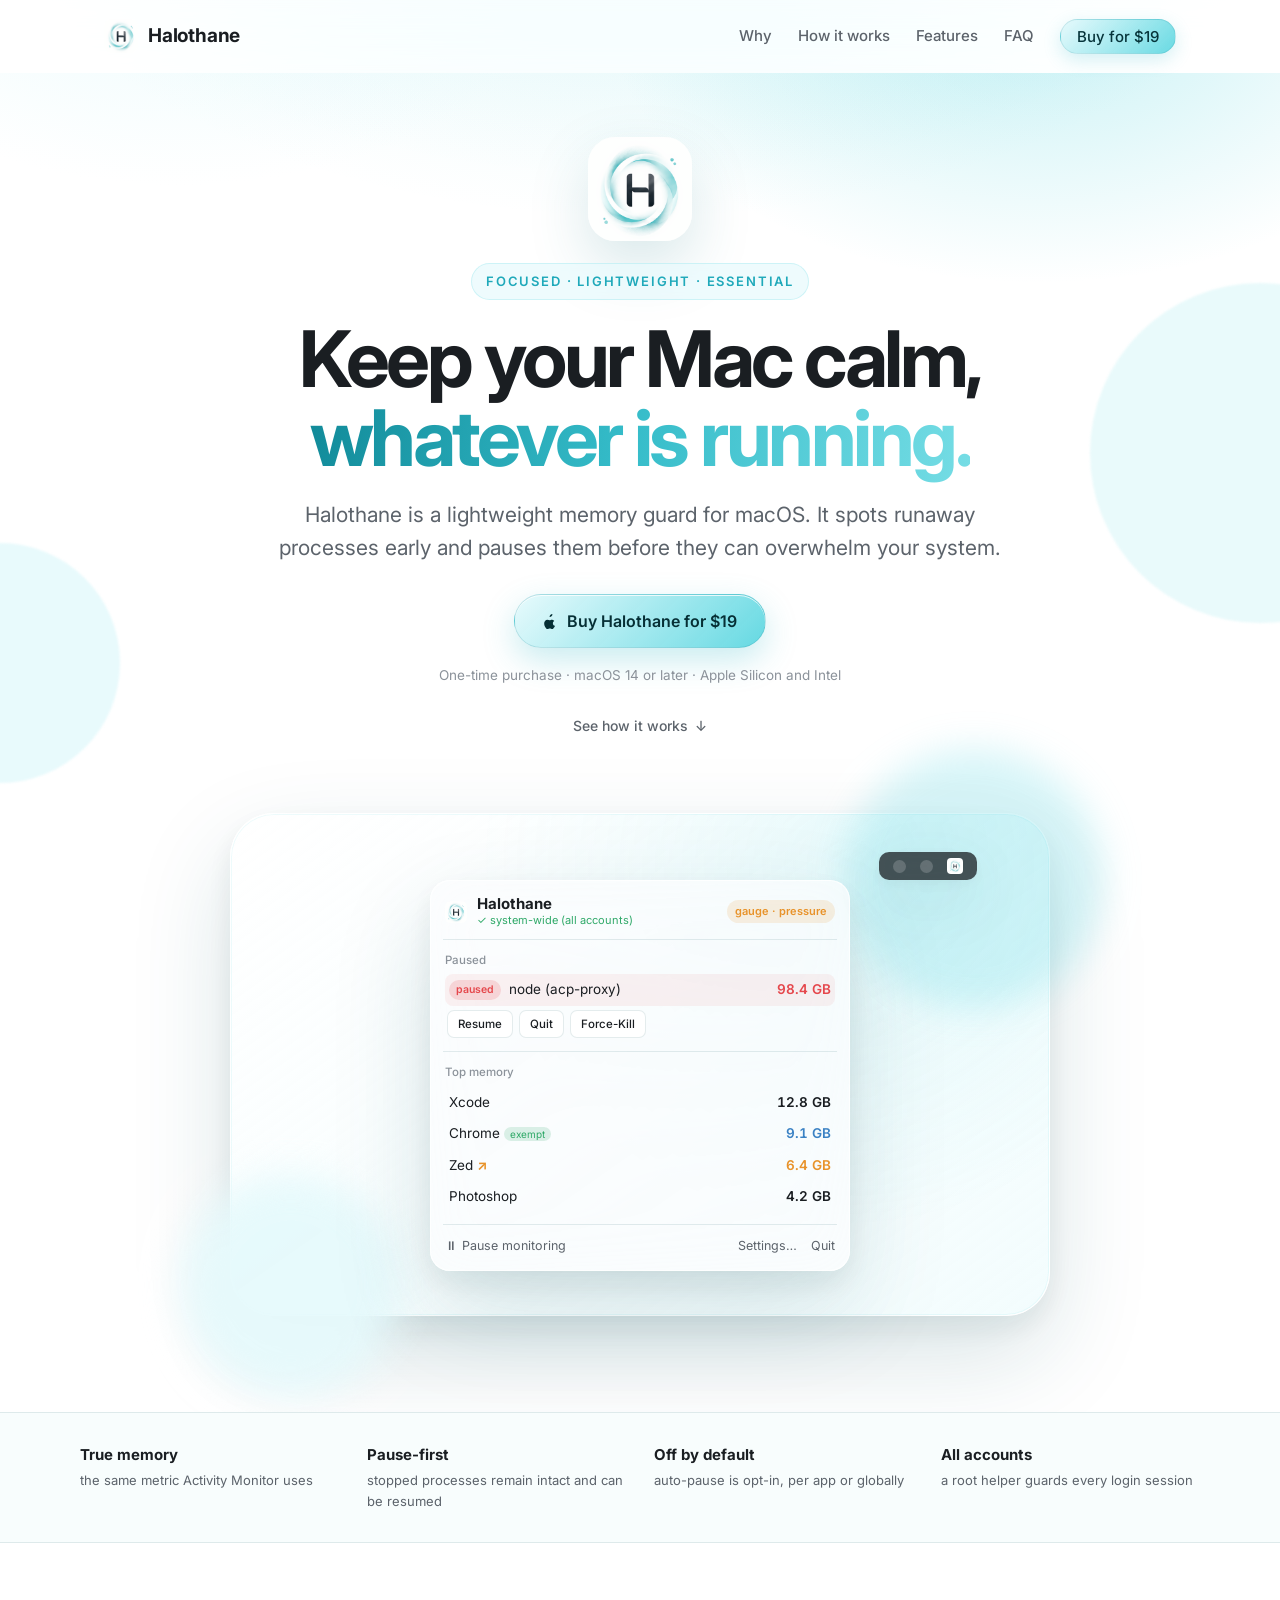
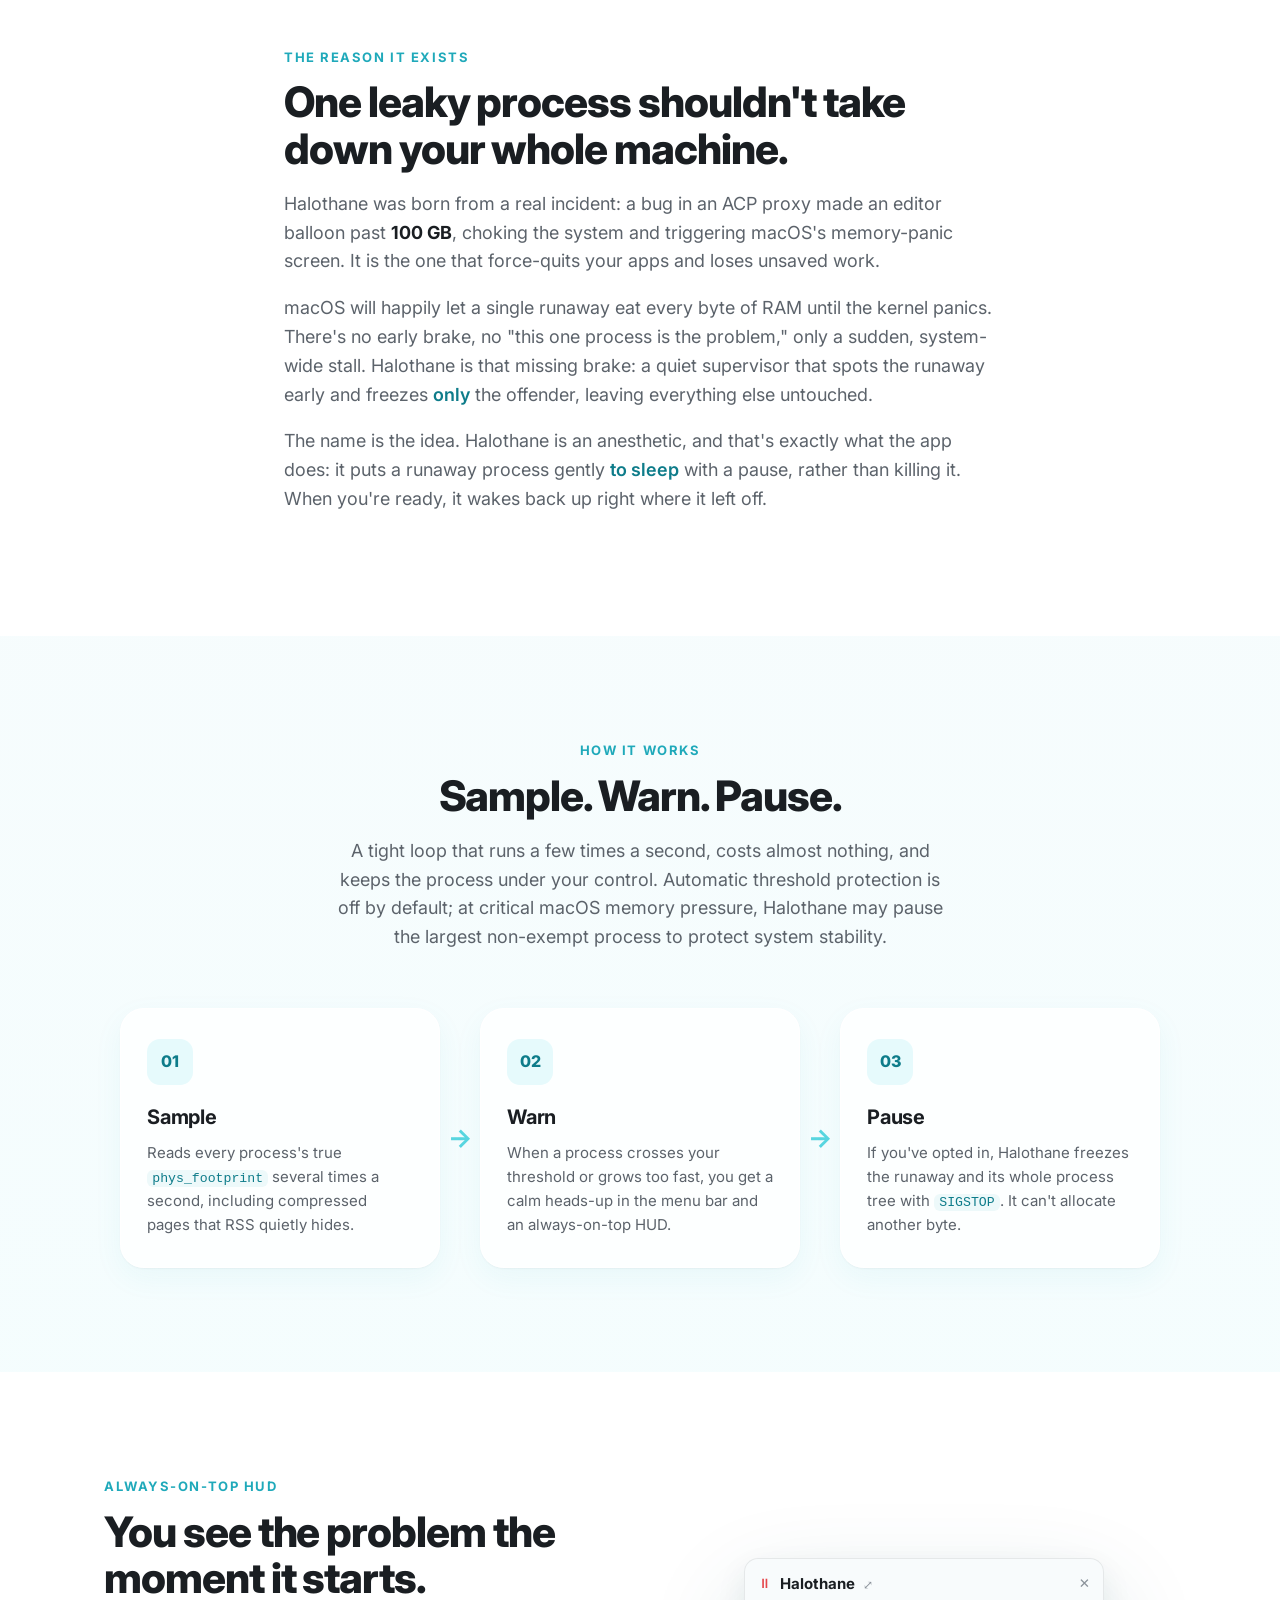
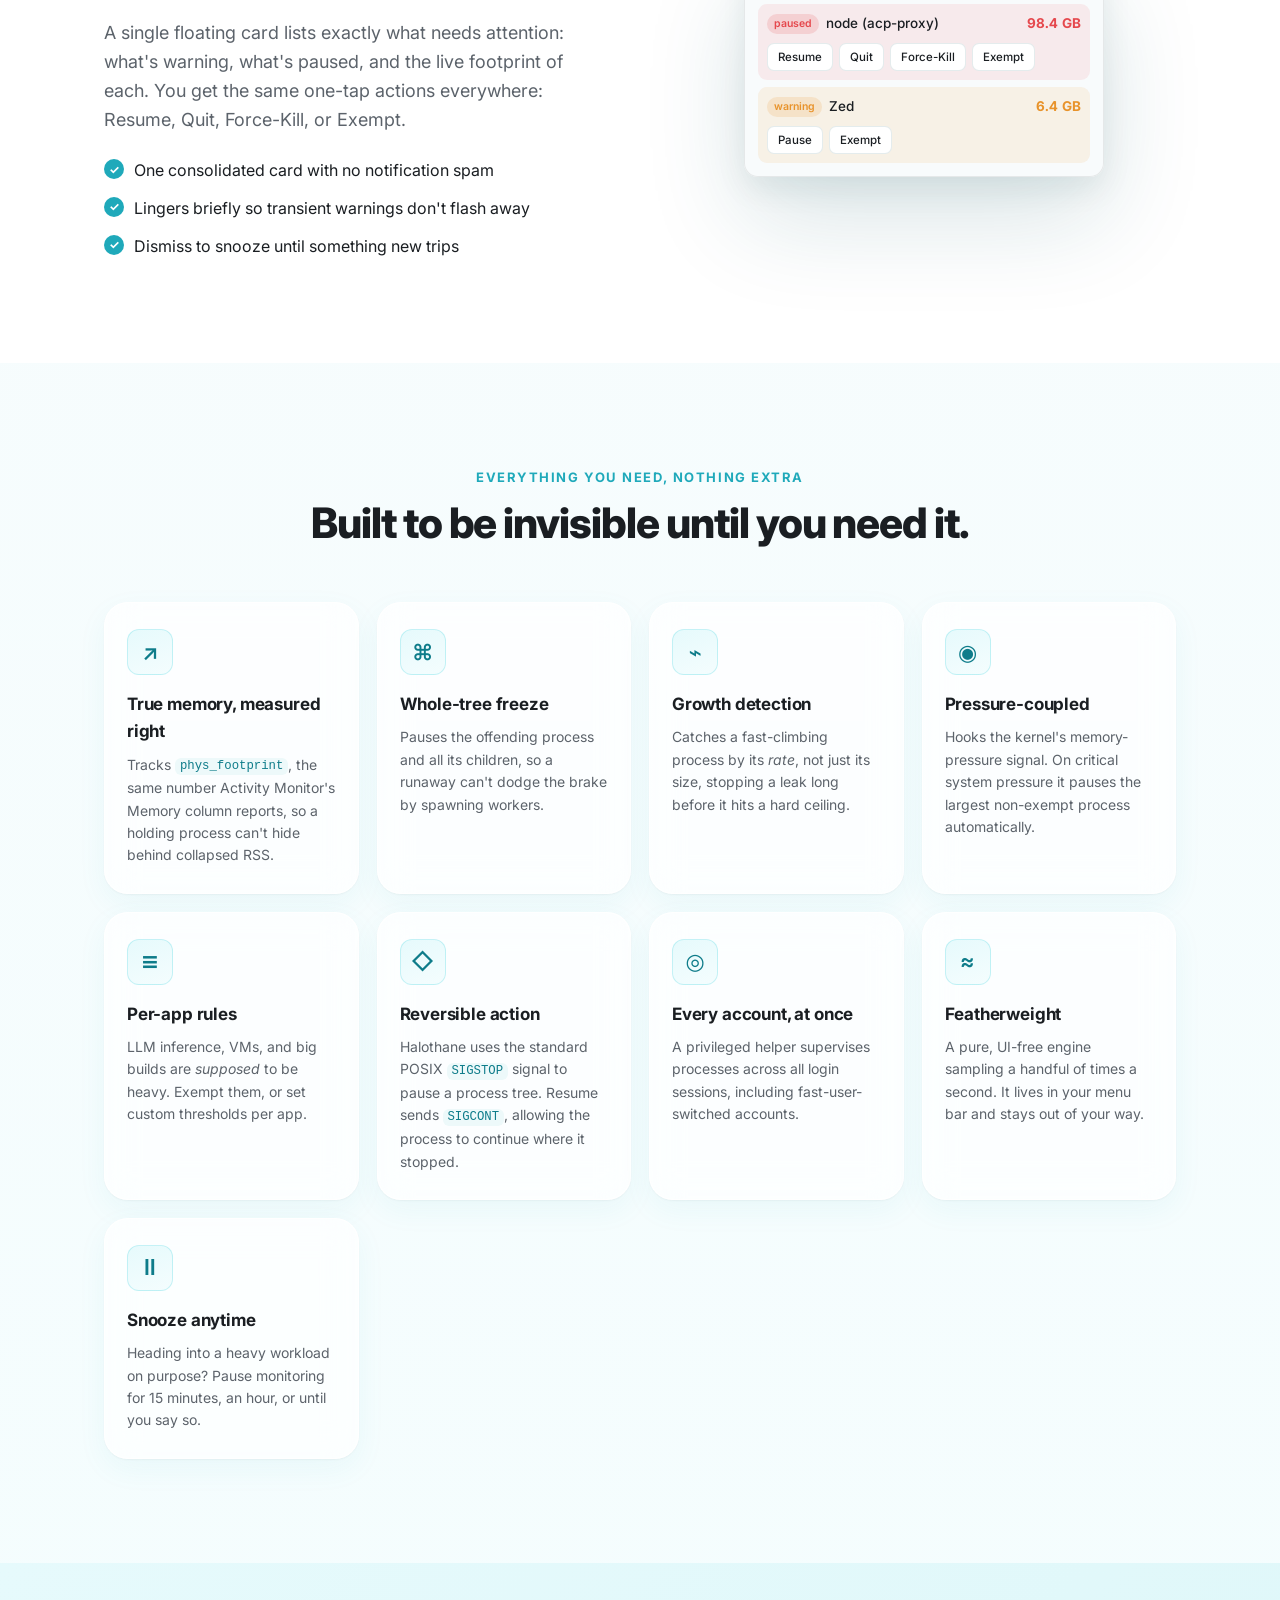
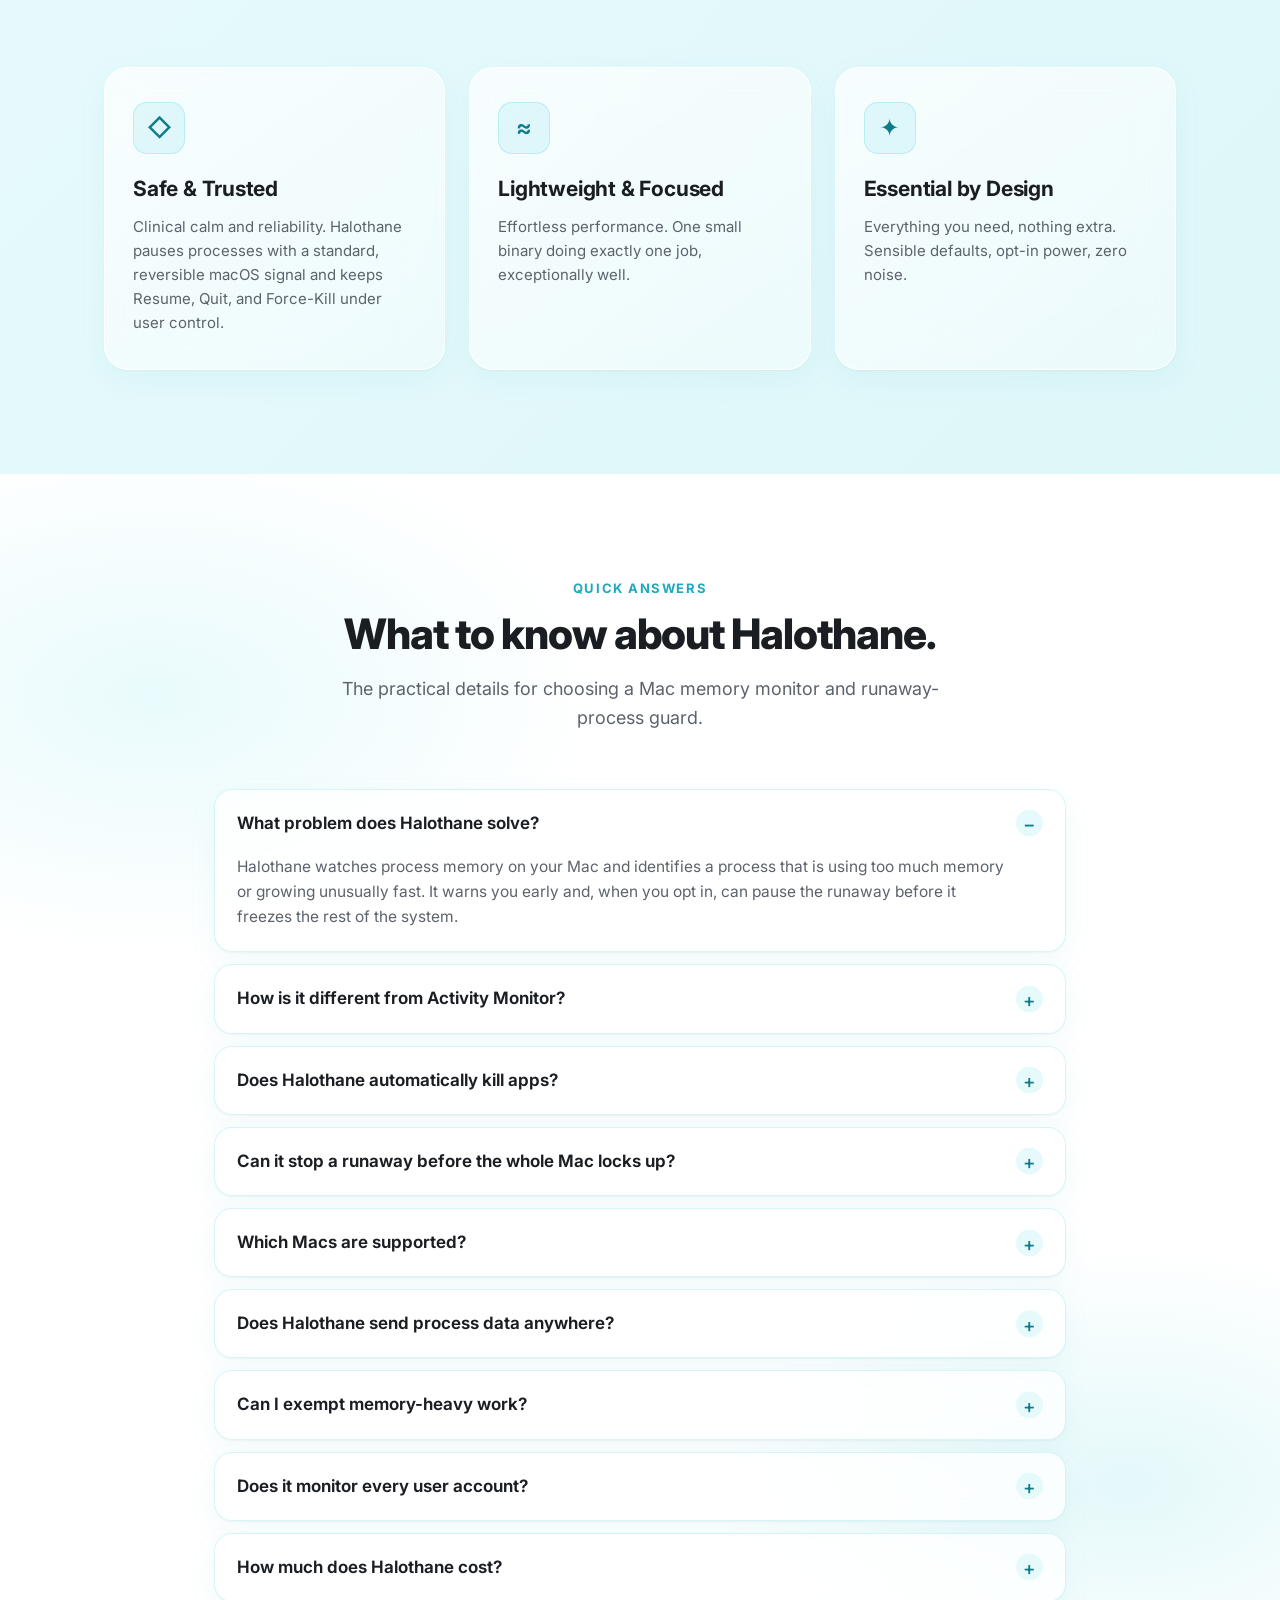
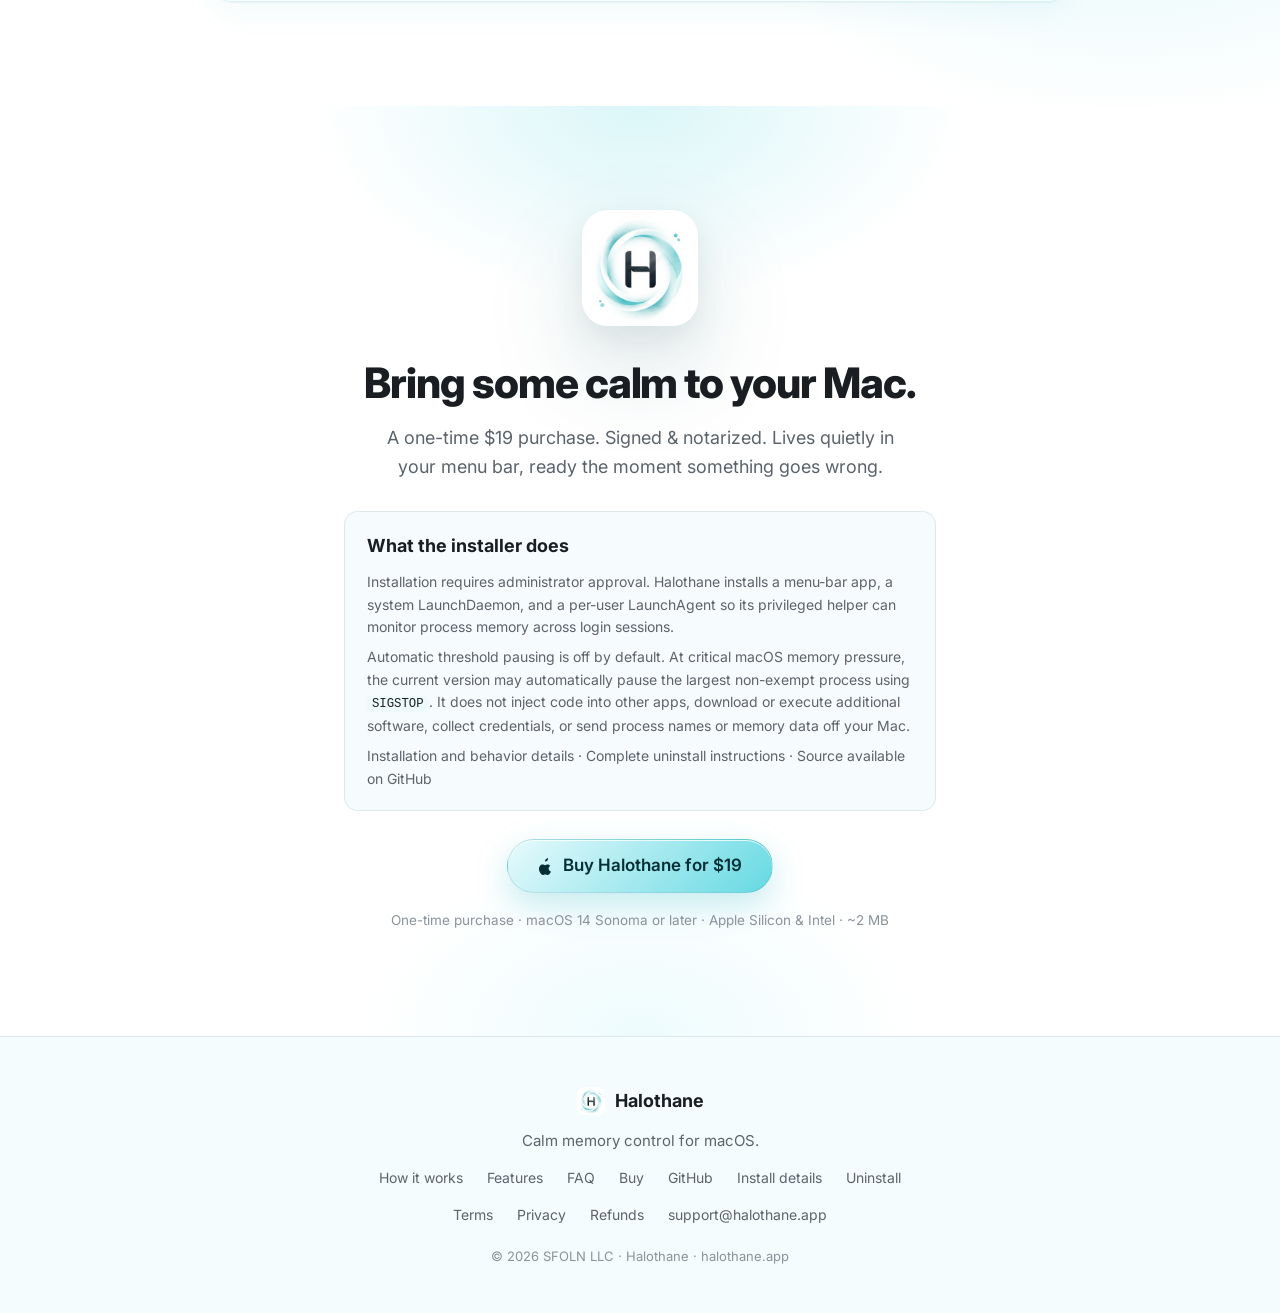
<file: site/index.html>
<!DOCTYPE html>
<html lang="en">
<head>
  <!-- Google Ads conversion measurement. Advertising personalization is disabled. -->
  <script async src="https://www.googletagmanager.com/gtag/js?id=G-LHM84E3T1E"></script>
  <script>
    window.dataLayer = window.dataLayer || [];
    function gtag(){dataLayer.push(arguments);}
    gtag('js', new Date());
    gtag('set', 'allow_ad_personalization_signals', false);
    gtag('config', 'G-LHM84E3T1E');
  </script>
  <meta charset="UTF-8" />
  <meta name="viewport" content="width=device-width, initial-scale=1.0" />
  <title>Halothane | Lightweight memory guard for macOS</title>
  <meta name="description" content="Halothane is a lightweight Mac memory monitor that warns about runaway processes and can pause them before they overwhelm your system." />
  <meta name="robots" content="index,follow" />
  <link rel="canonical" href="https://halothane.app/" />

  <!-- Open Graph -->
  <meta property="og:title" content="Halothane | Lightweight memory guard for macOS" />
  <meta property="og:description" content="Monitors Mac process memory, warns about runaways, and can pause them before they overwhelm your system." />
  <meta property="og:type" content="website" />
  <meta property="og:url" content="https://halothane.app/" />
  <meta property="og:image" content="https://halothane.app/assets/og.png" />
  <meta name="twitter:card" content="summary_large_image" />

  <script type="application/ld+json">
    {
      "@context": "https://schema.org",
      "@type": "SoftwareApplication",
      "name": "Halothane",
      "url": "https://halothane.app/",
      "image": "https://halothane.app/assets/app-icon.png",
      "description": "A lightweight memory guard for macOS that spots runaway processes and pauses them before they overwhelm your system.",
      "applicationCategory": "UtilitiesApplication",
      "operatingSystem": "macOS 14 or later",
      "processorRequirements": "Apple Silicon or Intel processor",
      "fileSize": "Approximately 2 MB",
      "featureList": [
        "Monitors true process memory across all user accounts",
        "Warns when a process crosses a threshold or grows too quickly",
        "Can pause a runaway process tree without automatically killing it",
        "Supports per-app thresholds and exemptions",
        "Runs locally without app telemetry"
      ],
      "sameAs": "https://github.com/sfoln/halothane",
      "offers": {
        "@type": "Offer",
        "price": "19.00",
        "priceCurrency": "USD",
        "url": "https://halothane.app/#buy",
        "availability": "https://schema.org/InStock"
      },
      "publisher": {
        "@type": "Organization",
        "name": "SFOLN LLC"
      }
    }
  </script>

  <link rel="icon" type="image/png" sizes="256x256" href="assets/favicon-256.png" />
  <link rel="icon" type="image/png" sizes="32x32" href="assets/favicon-32.png" />
  <link rel="apple-touch-icon" href="assets/app-icon.png" />

  <link rel="preconnect" href="https://fonts.googleapis.com" />
  <link rel="preconnect" href="https://fonts.gstatic.com" crossorigin />
  <link href="https://fonts.googleapis.com/css2?family=Inter:wght@400;500;600;700;800&amp;display=swap" rel="stylesheet" />

  <link rel="stylesheet" href="styles.css" />
</head>
<body>

  <!-- ─────────────────────────────  NAV  ───────────────────────────── -->
  <header class="nav" id="nav">
    <div class="container nav__inner">
      <a class="brand" href="#top" aria-label="Halothane home">
        <img class="brand__mark" src="assets/mark.png" alt="" width="34" height="34" />
        <span class="brand__name">Halothane</span>
      </a>
      <nav class="nav__links" aria-label="Primary">
        <a href="#problem">Why</a>
        <a href="#how">How it works</a>
        <a href="#features">Features</a>
        <a href="#faq">FAQ</a>
        <a href="#buy" data-buy class="btn btn--small">Buy for $19</a>
      </nav>
    </div>
  </header>

  <main id="top">

    <!-- ─────────────────────────────  HERO  ───────────────────────────── -->
    <section class="hero">
      <div class="hero__glow" aria-hidden="true"></div>
      <div class="hero__orb hero__orb--one" aria-hidden="true"></div>
      <div class="hero__orb hero__orb--two" aria-hidden="true"></div>
      <div class="container hero__inner">
        <div class="hero__copy">
          <img class="hero__icon" src="assets/app-icon.png" alt="Halothane app icon" width="104" height="104" />
          <p class="eyebrow">Focused · Lightweight · Essential</p>
          <h1 class="hero__title">
            Keep your Mac calm,
            <span class="grad">whatever is running.</span>
          </h1>
          <p class="hero__sub">
            Halothane is a lightweight memory guard for macOS. It spots runaway
            processes early and pauses them before they can overwhelm your system.
          </p>
          <div class="hero__cta">
            <a href="#buy" data-buy class="btn btn--primary btn--hero">
              <svg viewBox="0 0 16 20" width="15" height="18" aria-hidden="true"><path fill="currentColor" d="M13.1 15.4c-.3.7-.5 1-.9 1.6-.6.9-1.4 2-2.4 2-1 0-1.2-.6-2.5-.6s-1.6.6-2.5.6c-1 0-1.8-1-2.4-1.9C.7 14.9.5 11.7 1.9 10c.7-.9 1.7-1.4 2.7-1.4 1 0 1.7.6 2.5.6.8 0 1.3-.6 2.5-.6.9 0 1.9.5 2.6 1.4-2.3 1.2-1.9 4.5.4 5.4zM9.4 4.5c.5-.6.8-1.5.7-2.4-.8.1-1.7.5-2.3 1.2-.5.5-.9 1.4-.7 2.3.8 0 1.7-.5 2.3-1.1z"/></svg>
              Buy Halothane for $19
            </a>
          </div>
          <p class="hero__meta">One-time purchase · macOS 14 or later · Apple Silicon and Intel</p>
          <a href="#how" class="hero__learn">See how it works <span aria-hidden="true">↓</span></a>
        </div>

        <!-- Live UI mock: the menu-bar dropdown -->
        <div class="hero__art" role="img" aria-label="Preview of Halothane monitoring a Mac">
          <div class="menubar">
            <span class="menubar__dot"></span>
            <span class="menubar__dot"></span>
            <span class="menubar__icon"><img src="assets/mark.png" alt="" width="16" height="16"/></span>
          </div>

          <div class="panel">
            <div class="panel__head">
              <img class="panel__logo" src="assets/mark.png" alt="" width="22" height="22"/>
              <div class="panel__title">
                <strong>Halothane</strong>
                <span class="tag tag--ok">✓ system-wide (all accounts)</span>
              </div>
              <span class="badge badge--warn">gauge · pressure</span>
            </div>

            <div class="panel__divider"></div>
            <div class="panel__label">Paused</div>
            <div class="row row--paused">
              <span class="pill pill--red">paused</span>
              <span class="row__name">node (acp-proxy)</span>
              <span class="row__val row__val--red">98.4 GB</span>
            </div>
            <div class="row__actions">
              <button>Resume</button><button>Quit</button><button>Force-Kill</button>
            </div>

            <div class="panel__divider"></div>
            <div class="panel__label">Top memory</div>
            <div class="row"><span class="row__name">Xcode</span><span class="row__val">12.8 GB</span></div>
            <div class="row"><span class="row__name">Chrome <span class="exempt">exempt</span></span><span class="row__val row__val--blue">9.1 GB</span></div>
            <div class="row"><span class="row__name">Zed <span class="arrow">↗</span></span><span class="row__val row__val--orange">6.4 GB</span></div>
            <div class="row"><span class="row__name">Photoshop</span><span class="row__val">4.2 GB</span></div>

            <div class="panel__divider"></div>
            <div class="panel__foot">
              <span class="link">⏸ Pause monitoring</span>
              <span class="foot__right"><span class="link">Settings…</span><span class="link">Quit</span></span>
            </div>
          </div>
        </div>
      </div>
    </section>

    <!-- ─────────────────────────────  TRUST STRIP  ───────────────────────────── -->
    <section class="strip">
      <div class="container strip__inner">
        <div class="strip__item"><strong>True memory</strong><span>the same metric Activity Monitor uses</span></div>
        <div class="strip__item"><strong>Pause-first</strong><span>stopped processes remain intact and can be resumed</span></div>
        <div class="strip__item"><strong>Off by default</strong><span>auto-pause is opt-in, per app or globally</span></div>
        <div class="strip__item"><strong>All accounts</strong><span>a root helper guards every login session</span></div>
      </div>
    </section>

    <!-- ─────────────────────────────  PROBLEM / STORY  ───────────────────────────── -->
    <section class="section" id="problem">
      <div class="container section__narrow">
        <p class="kicker">The reason it exists</p>
        <h2 class="section__title">One leaky process shouldn't take down your whole machine.</h2>
        <p class="prose">
          Halothane was born from a real incident: a bug in an ACP proxy made an
          editor balloon past <strong>100&nbsp;GB</strong>, choking the system and
          triggering macOS's memory-panic screen. It is the one that force-quits your
          apps and loses unsaved work.
        </p>
        <p class="prose">
          macOS will happily let a single runaway eat every byte of RAM until the
          kernel panics. There's no early brake, no "this one process is the
          problem," only a sudden, system-wide stall. Halothane is that missing
          brake: a quiet supervisor that spots the runaway early and freezes
          <em>only</em> the offender, leaving everything else untouched.
        </p>
        <p class="prose">
          The name is the idea. Halothane is an anesthetic, and that's exactly
          what the app does: it puts a runaway process gently <em>to sleep</em>
          with a pause, rather than killing it. When you're ready, it wakes back
          up right where it left off.
        </p>
      </div>
    </section>

    <!-- ─────────────────────────────  HOW IT WORKS  ───────────────────────────── -->
    <section class="section section--soft" id="how">
      <div class="container">
        <div class="section__head">
          <p class="kicker">How it works</p>
          <h2 class="section__title">Sample. Warn. Pause.</h2>
          <p class="section__lead">A tight loop that runs a few times a second, costs almost nothing, and keeps the process under your control. Automatic threshold protection is off by default; at critical macOS memory pressure, Halothane may pause the largest non-exempt process to protect system stability.</p>
        </div>

        <div class="steps">
          <div class="step">
            <div class="step__num">01</div>
            <h3>Sample</h3>
            <p>Reads every process's true <code>phys_footprint</code> several times a second, including compressed pages that RSS quietly hides.</p>
          </div>
          <div class="step__arrow" aria-hidden="true">→</div>
          <div class="step">
            <div class="step__num">02</div>
            <h3>Warn</h3>
            <p>When a process crosses your threshold or grows too fast, you get a calm heads-up in the menu bar and an always-on-top HUD.</p>
          </div>
          <div class="step__arrow" aria-hidden="true">→</div>
          <div class="step">
            <div class="step__num">03</div>
            <h3>Pause</h3>
            <p>If you've opted in, Halothane freezes the runaway and its whole process tree with <code>SIGSTOP</code>. It can't allocate another byte.</p>
          </div>
        </div>
      </div>
    </section>

    <!-- ─────────────────────────────  HUD SHOWCASE  ───────────────────────────── -->
    <section class="section showcase">
      <div class="container showcase__inner">
        <div class="showcase__copy">
          <p class="kicker">Always-on-top HUD</p>
          <h2 class="section__title">You see the problem the moment it starts.</h2>
          <p class="prose">
            A single floating card lists exactly what needs attention: what's
            warning, what's paused, and the live footprint of each. You get the same
            one-tap actions everywhere: Resume, Quit, Force-Kill, or Exempt.
          </p>
          <ul class="checklist">
            <li>One consolidated card with no notification spam</li>
            <li>Lingers briefly so transient warnings don't flash away</li>
            <li>Dismiss to snooze until something new trips</li>
          </ul>
        </div>

        <div class="showcase__art" aria-hidden="true">
          <div class="hud">
            <div class="hud__head">
              <span class="hud__icon">⏸</span>
              <strong>Halothane</strong>
              <span class="hud__expand">⤢</span>
              <span class="hud__x">✕</span>
            </div>
            <div class="hud__item hud__item--red">
              <div class="hud__row">
                <span class="pill pill--red">paused</span>
                <span class="hud__name">node (acp-proxy)</span>
                <span class="hud__val hud__val--red">98.4 GB</span>
              </div>
              <div class="hud__actions"><button>Resume</button><button>Quit</button><button>Force-Kill</button><button>Exempt</button></div>
            </div>
            <div class="hud__item hud__item--orange">
              <div class="hud__row">
                <span class="pill pill--orange">warning</span>
                <span class="hud__name">Zed</span>
                <span class="hud__val hud__val--orange">6.4 GB</span>
              </div>
              <div class="hud__actions"><button>Pause</button><button>Exempt</button></div>
            </div>
          </div>
        </div>
      </div>
    </section>

    <!-- ─────────────────────────────  FEATURES  ───────────────────────────── -->
    <section class="section section--soft" id="features">
      <div class="container">
        <div class="section__head">
          <p class="kicker">Everything you need, nothing extra</p>
          <h2 class="section__title">Built to be invisible until you need it.</h2>
        </div>

        <div class="features">
          <article class="feat">
            <div class="feat__icon" aria-hidden="true">↗</div>
            <h3>True memory, measured right</h3>
            <p>Tracks <code>phys_footprint</code>, the same number Activity Monitor's Memory column reports, so a holding process can't hide behind collapsed RSS.</p>
          </article>
          <article class="feat">
            <div class="feat__icon" aria-hidden="true">⌘</div>
            <h3>Whole-tree freeze</h3>
            <p>Pauses the offending process and all its children, so a runaway can't dodge the brake by spawning workers.</p>
          </article>
          <article class="feat">
            <div class="feat__icon" aria-hidden="true">⌁</div>
            <h3>Growth detection</h3>
            <p>Catches a fast-climbing process by its <em>rate</em>, not just its size, stopping a leak long before it hits a hard ceiling.</p>
          </article>
          <article class="feat">
            <div class="feat__icon" aria-hidden="true">◉</div>
            <h3>Pressure-coupled</h3>
            <p>Hooks the kernel's memory-pressure signal. On critical system pressure it pauses the largest non-exempt process automatically.</p>
          </article>
          <article class="feat">
            <div class="feat__icon" aria-hidden="true">≡</div>
            <h3>Per-app rules</h3>
            <p>LLM inference, VMs, and big builds are <em>supposed</em> to be heavy. Exempt them, or set custom thresholds per app.</p>
          </article>
          <article class="feat">
            <div class="feat__icon" aria-hidden="true">◇</div>
            <h3>Reversible action</h3>
            <p>Halothane uses the standard POSIX <code>SIGSTOP</code> signal to pause a process tree. Resume sends <code>SIGCONT</code>, allowing the process to continue where it stopped.</p>
          </article>
          <article class="feat">
            <div class="feat__icon" aria-hidden="true">◎</div>
            <h3>Every account, at once</h3>
            <p>A privileged helper supervises processes across all login sessions, including fast-user-switched accounts.</p>
          </article>
          <article class="feat">
            <div class="feat__icon" aria-hidden="true">≈</div>
            <h3>Featherweight</h3>
            <p>A pure, UI-free engine sampling a handful of times a second. It lives in your menu bar and stays out of your way.</p>
          </article>
          <article class="feat">
            <div class="feat__icon" aria-hidden="true">Ⅱ</div>
            <h3>Snooze anytime</h3>
            <p>Heading into a heavy workload on purpose? Pause monitoring for 15 minutes, an hour, or until you say so.</p>
          </article>
        </div>
      </div>
    </section>

    <!-- ─────────────────────────────  BRAND ESSENCE  ───────────────────────────── -->
    <section class="section essence">
      <div class="container">
        <div class="essence__grid">
          <div class="essence__card">
            <span class="essence__ic" aria-hidden="true">◇</span>
            <h3>Safe &amp; Trusted</h3>
            <p>Clinical calm and reliability. Halothane pauses processes with a standard, reversible macOS signal and keeps Resume, Quit, and Force-Kill under user control.</p>
          </div>
          <div class="essence__card">
            <span class="essence__ic" aria-hidden="true">≈</span>
            <h3>Lightweight &amp; Focused</h3>
            <p>Effortless performance. One small binary doing exactly one job, exceptionally well.</p>
          </div>
          <div class="essence__card">
            <span class="essence__ic" aria-hidden="true">✦</span>
            <h3>Essential by Design</h3>
            <p>Everything you need, nothing extra. Sensible defaults, opt-in power, zero noise.</p>
          </div>
        </div>
      </div>
    </section>

    <!-- ─────────────────────────────  FAQ  ───────────────────────────── -->
    <section class="section faq" id="faq">
      <div class="container faq__inner">
        <div class="section__head">
          <p class="kicker">Quick answers</p>
          <h2 class="section__title">What to know about Halothane.</h2>
          <p class="section__lead">The practical details for choosing a Mac memory monitor and runaway-process guard.</p>
        </div>

        <div class="faq__list">
          <details class="faq__item" open>
            <summary>What problem does Halothane solve?</summary>
            <p>Halothane watches process memory on your Mac and identifies a process that is using too much memory or growing unusually fast. It warns you early and, when you opt in, can pause the runaway before it freezes the rest of the system.</p>
          </details>
          <details class="faq__item">
            <summary>How is it different from Activity Monitor?</summary>
            <p>Activity Monitor helps you inspect processes after you open it. Halothane continuously samples the same true memory metric in the background, warns at thresholds you choose, and can pause an opted-in process tree automatically.</p>
          </details>
          <details class="faq__item">
            <summary>Does Halothane automatically kill apps?</summary>
            <p>No. The currently distributed version pauses processes with <code>SIGSTOP</code>; it does not automatically force-quit them. Resume, Quit, and Force-Kill are deliberate actions you choose.</p>
          </details>
          <details class="faq__item">
            <summary>Can it stop a runaway before the whole Mac locks up?</summary>
            <p>Halothane is designed to intervene early. It can warn when a process crosses a configured threshold or grows unusually fast. If you enable automatic threshold protection, it can pause the process tree; at critical macOS memory pressure, it may also pause the largest non-exempt process. No user-space utility can guarantee that it will catch every possible allocation before the system becomes unresponsive.</p>
          </details>
          <details class="faq__item">
            <summary>Which Macs are supported?</summary>
            <p>Halothane supports macOS 14 Sonoma or later on Apple Silicon and Intel Macs. The signed and notarized app is approximately 2 MB.</p>
          </details>
          <details class="faq__item">
            <summary>Does Halothane send process data anywhere?</summary>
            <p>No. The app runs locally and has no telemetry or analytics. It does not send process names, memory usage, or personal information off your Mac.</p>
          </details>
          <details class="faq__item">
            <summary>Can I exempt memory-heavy work?</summary>
            <p>Yes. You can exempt apps such as local AI models, virtual machines, and large builds, or give them custom thresholds. Automatic pausing is off by default and can be enabled globally or per app.</p>
          </details>
          <details class="faq__item">
            <summary>Does it monitor every user account?</summary>
            <p>Yes. A privileged helper monitors processes across all login sessions, including fast-user-switched accounts.</p>
          </details>
          <details class="faq__item">
            <summary>How much does Halothane cost?</summary>
            <p>Halothane is a one-time $19 purchase with a 14-day money-back guarantee. There is no subscription.</p>
          </details>
        </div>
      </div>
    </section>

    <!-- ─────────────────────────────  BUY  ───────────────────────────── -->
    <section class="section download" id="buy">
      <div class="download__glow" aria-hidden="true"></div>
      <div class="container download__inner">
        <img class="download__icon" src="assets/app-icon.png" alt="Halothane app icon" width="116" height="116" />
        <h2 class="section__title">Bring some calm to your Mac.</h2>
        <p class="section__lead">A one-time $19 purchase. Signed &amp; notarized. Lives quietly in your menu bar, ready the moment something goes wrong.</p>
        <div class="download__disclosure">
          <h3>What the installer does</h3>
          <p>Installation requires administrator approval. Halothane installs a menu-bar app, a system LaunchDaemon, and a per-user LaunchAgent so its privileged helper can monitor process memory across login sessions.</p>
          <p>Automatic threshold pausing is off by default. At critical macOS memory pressure, the current version may automatically pause the largest non-exempt process using <code>SIGSTOP</code>. It does not inject code into other apps, download or execute additional software, collect credentials, or send process names or memory data off your Mac.</p>
          <p><a href="/install-details.html">Installation and behavior details</a> · <a href="/uninstall.html">Complete uninstall instructions</a> · <a href="https://github.com/sfoln/halothane">Source available on GitHub</a></p>
        </div>
        <div class="hero__cta hero__cta--center">
          <a href="#buy" data-buy class="btn btn--primary btn--lg">
            <svg viewBox="0 0 16 20" width="16" height="20" aria-hidden="true"><path fill="currentColor" d="M13.1 15.4c-.3.7-.5 1-.9 1.6-.6.9-1.4 2-2.4 2-1 0-1.2-.6-2.5-.6s-1.6.6-2.5.6c-1 0-1.8-1-2.4-1.9C.7 14.9.5 11.7 1.9 10c.7-.9 1.7-1.4 2.7-1.4 1 0 1.7.6 2.5.6.8 0 1.3-.6 2.5-.6.9 0 1.9.5 2.6 1.4-2.3 1.2-1.9 4.5.4 5.4zM9.4 4.5c.5-.6.8-1.5.7-2.4-.8.1-1.7.5-2.3 1.2-.5.5-.9 1.4-.7 2.3.8 0 1.7-.5 2.3-1.1z"/></svg>
            Buy Halothane for $19
          </a>
        </div>
        <p class="hero__meta">One-time purchase · macOS 14 Sonoma or later · Apple Silicon &amp; Intel · ~2&nbsp;MB</p>
      </div>
    </section>

  </main>

  <!-- ─────────────────────────────  FOOTER  ───────────────────────────── -->
  <footer class="footer">
    <div class="container footer__inner">
      <div class="footer__brand">
        <img src="assets/mark.png" alt="" width="28" height="28" />
        <span>Halothane</span>
      </div>
      <p class="footer__tag">Calm memory control for macOS.</p>
      <nav class="footer__links">
        <a href="#how">How it works</a>
        <a href="#features">Features</a>
        <a href="#faq">FAQ</a>
        <a href="#buy" data-buy>Buy</a>
        <a href="https://github.com/sfoln/halothane">GitHub</a>
        <a href="/install-details.html">Install details</a>
        <a href="/uninstall.html">Uninstall</a>
      </nav>
      <nav class="footer__links">
        <a href="/terms.html">Terms</a>
        <a href="/privacy.html">Privacy</a>
        <a href="/refund.html">Refunds</a>
        <!--email_off--><a href="mailto:support@halothane.app">support@halothane.app</a><!--/email_off-->
      </nav>
      <p class="footer__copy">© 2026 SFOLN LLC · Halothane · halothane.app</p>
    </div>
  </footer>

  <script src="script.js"></script>
</body>
</html>
</file>
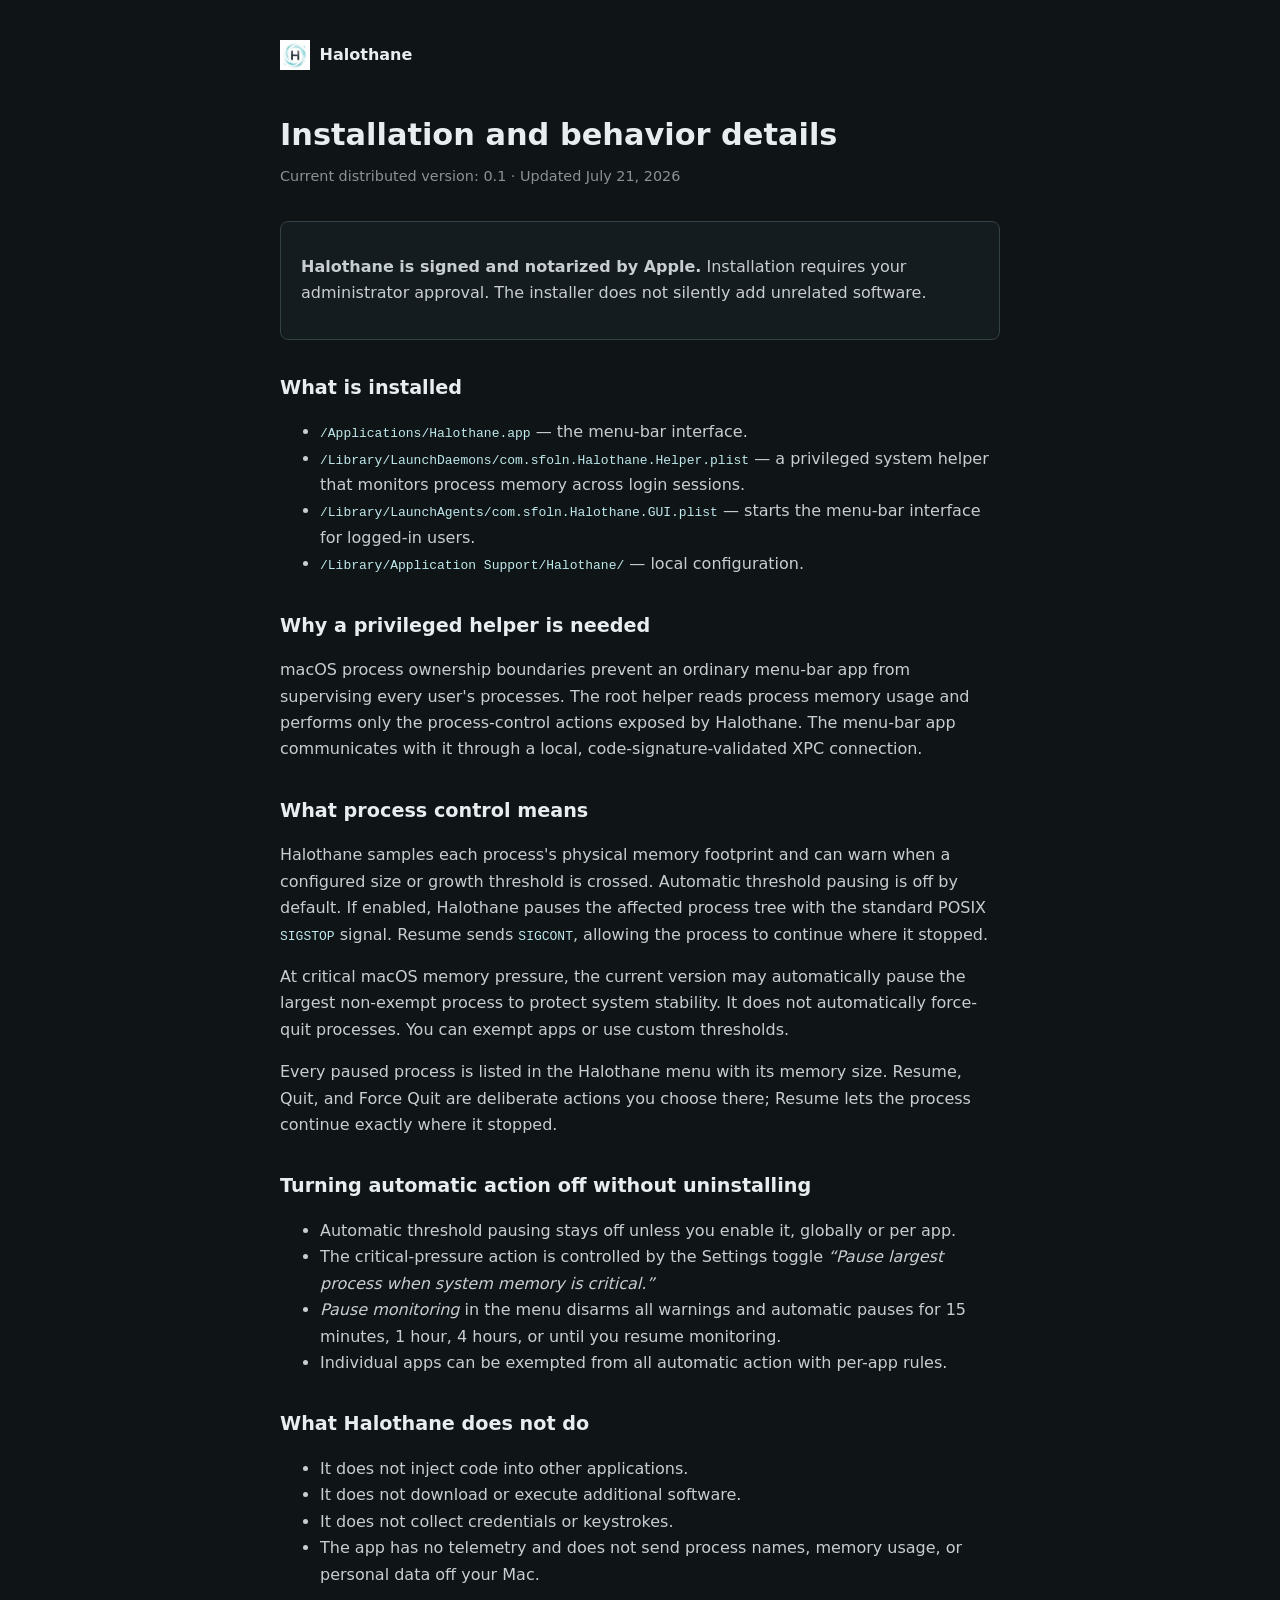
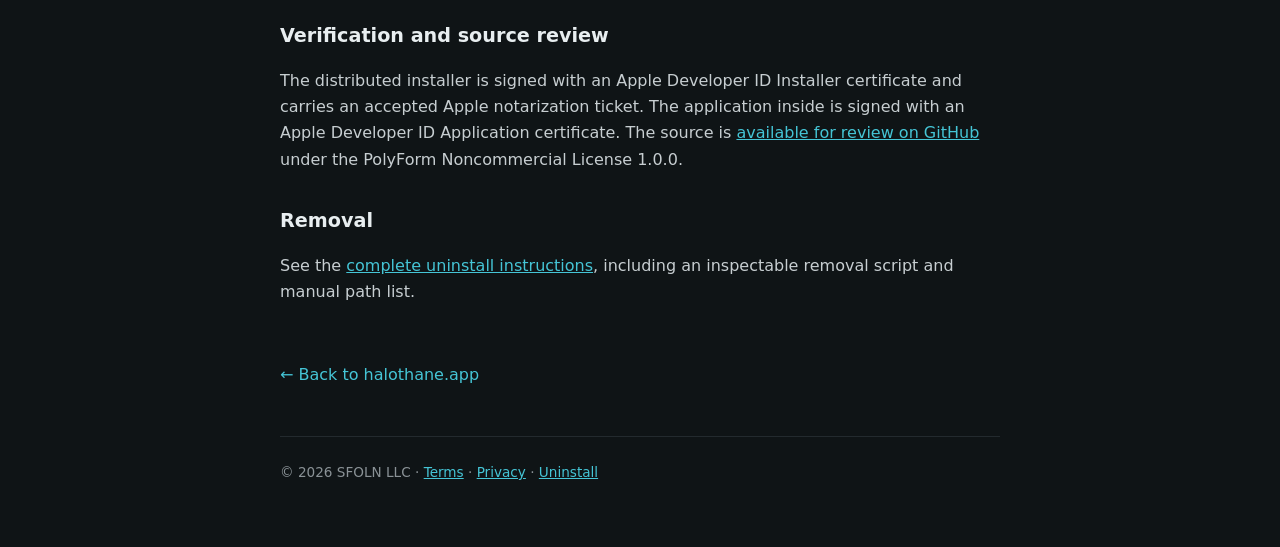
<file: site/install-details.html>
<!doctype html>
<html lang="en">
<head>
  <meta charset="utf-8" />
  <meta name="viewport" content="width=device-width, initial-scale=1" />
  <title>Installation and Behavior Details | Halothane</title>
  <meta name="description" content="Exactly what Halothane installs, how its process monitoring and pausing work, and what data it does not collect." />
  <meta name="robots" content="index,follow" />
  <link rel="canonical" href="https://halothane.app/install-details.html" />
  <link rel="icon" href="assets/favicon-32.png" />
  <style>
    :root { color-scheme: dark; }
    * { box-sizing: border-box; }
    body { margin: 0; font-family: -apple-system, Inter, system-ui, sans-serif; background: #0f1416; color: #e8eef0; line-height: 1.65; }
    .wrap { max-width: 48rem; margin: 0 auto; padding: 2.5rem 1.5rem 4rem; }
    header { display: flex; align-items: center; gap: .6rem; margin-bottom: 2.5rem; }
    header img { width: 30px; height: 30px; } header a { color: #e8eef0; text-decoration: none; font-weight: 700; }
    h1 { font-size: 1.9rem; margin: 0 0 .3rem; } h2 { font-size: 1.2rem; margin: 2rem 0 .5rem; }
    .updated { color: #8A9296; font-size: .9rem; margin: 0 0 2rem; } p, li { color: #c7ced1; }
    a { color: #45C5D6; } code { color: #BFE9EC; } .callout { background: #151c1f; border: 1px solid #334247; border-radius: 8px; padding: 1rem 1.25rem; margin: 1.5rem 0; }
    .back { display: inline-block; margin-top: 2.5rem; text-decoration: none; } footer { margin-top: 3rem; padding-top: 1.5rem; border-top: 1px solid #232a2e; color: #8A9296; font-size: .85rem; }
  </style>
</head>
<body>
  <div class="wrap">
    <header><img src="assets/mark.png" alt="" /><a href="/">Halothane</a></header>
    <h1>Installation and behavior details</h1>
    <p class="updated">Current distributed version: 0.1 · Updated July 21, 2026</p>

    <div class="callout"><p><strong>Halothane is signed and notarized by Apple.</strong> Installation requires your administrator approval. The installer does not silently add unrelated software.</p></div>

    <h2>What is installed</h2>
    <ul>
      <li><code>/Applications/Halothane.app</code> — the menu-bar interface.</li>
      <li><code>/Library/LaunchDaemons/com.sfoln.Halothane.Helper.plist</code> — a privileged system helper that monitors process memory across login sessions.</li>
      <li><code>/Library/LaunchAgents/com.sfoln.Halothane.GUI.plist</code> — starts the menu-bar interface for logged-in users.</li>
      <li><code>/Library/Application Support/Halothane/</code> — local configuration.</li>
    </ul>

    <h2>Why a privileged helper is needed</h2>
    <p>macOS process ownership boundaries prevent an ordinary menu-bar app from supervising every user's processes. The root helper reads process memory usage and performs only the process-control actions exposed by Halothane. The menu-bar app communicates with it through a local, code-signature-validated XPC connection.</p>

    <h2>What process control means</h2>
    <p>Halothane samples each process's physical memory footprint and can warn when a configured size or growth threshold is crossed. Automatic threshold pausing is off by default. If enabled, Halothane pauses the affected process tree with the standard POSIX <code>SIGSTOP</code> signal. Resume sends <code>SIGCONT</code>, allowing the process to continue where it stopped.</p>
    <p>At critical macOS memory pressure, the current version may automatically pause the largest non-exempt process to protect system stability. It does not automatically force-quit processes. You can exempt apps or use custom thresholds.</p>
    <p>Every paused process is listed in the Halothane menu with its memory size. Resume, Quit, and Force Quit are deliberate actions you choose there; Resume lets the process continue exactly where it stopped.</p>

    <h2>Turning automatic action off without uninstalling</h2>
    <ul>
      <li>Automatic threshold pausing stays off unless you enable it, globally or per app.</li>
      <li>The critical-pressure action is controlled by the Settings toggle <em>&ldquo;Pause largest process when system memory is critical.&rdquo;</em></li>
      <li><em>Pause monitoring</em> in the menu disarms all warnings and automatic pauses for 15 minutes, 1 hour, 4 hours, or until you resume monitoring.</li>
      <li>Individual apps can be exempted from all automatic action with per-app rules.</li>
    </ul>

    <h2>What Halothane does not do</h2>
    <ul>
      <li>It does not inject code into other applications.</li>
      <li>It does not download or execute additional software.</li>
      <li>It does not collect credentials or keystrokes.</li>
      <li>The app has no telemetry and does not send process names, memory usage, or personal data off your Mac.</li>
    </ul>

    <h2>Verification and source review</h2>
    <p>The distributed installer is signed with an Apple Developer ID Installer certificate and carries an accepted Apple notarization ticket. The application inside is signed with an Apple Developer ID Application certificate. The source is <a href="https://github.com/sfoln/halothane">available for review on GitHub</a> under the PolyForm Noncommercial License 1.0.0.</p>

    <h2>Removal</h2>
    <p>See the <a href="/uninstall.html">complete uninstall instructions</a>, including an inspectable removal script and manual path list.</p>

    <a class="back" href="/">← Back to halothane.app</a>
    <footer>© 2026 SFOLN LLC · <a href="/terms.html">Terms</a> · <a href="/privacy.html">Privacy</a> · <a href="/uninstall.html">Uninstall</a></footer>
  </div>
</body>
</html>
</file>
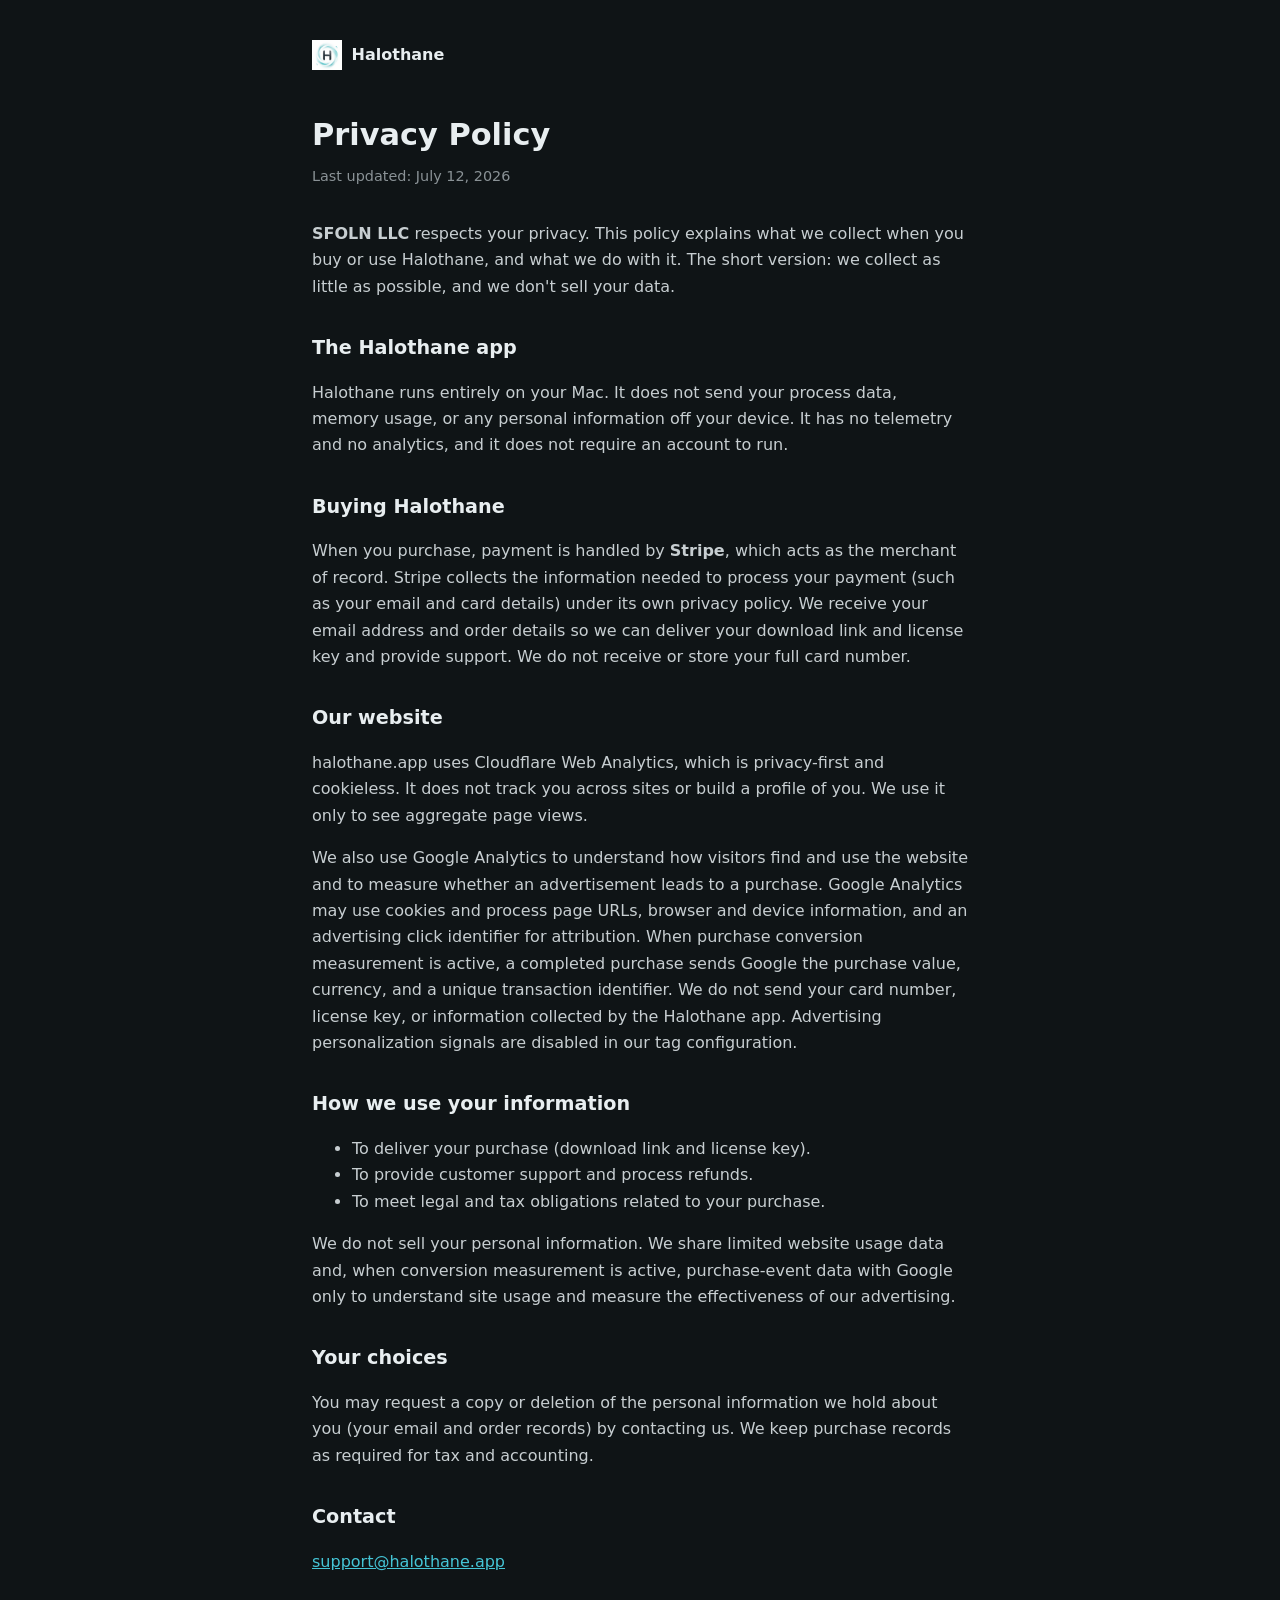
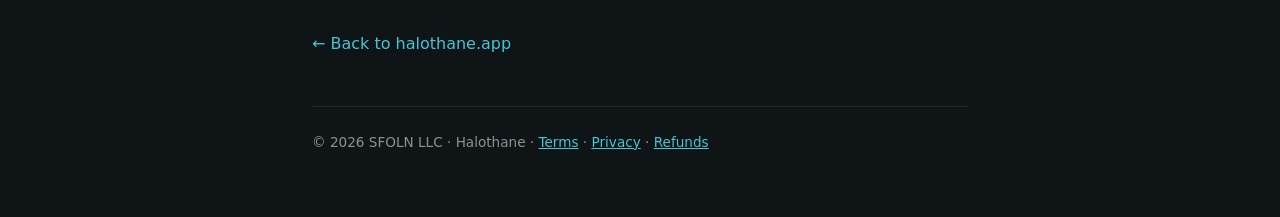
<file: site/privacy.html>
<!doctype html>
<html lang="en">
<head>
  <!-- Google Ads conversion measurement. Advertising personalization is disabled. -->
  <script async src="https://www.googletagmanager.com/gtag/js?id=G-LHM84E3T1E"></script>
  <script>
    window.dataLayer = window.dataLayer || [];
    function gtag(){dataLayer.push(arguments);}
    gtag('js', new Date());
    gtag('set', 'allow_ad_personalization_signals', false);
    gtag('config', 'G-LHM84E3T1E');
  </script>
  <meta charset="utf-8" />
  <meta name="viewport" content="width=device-width, initial-scale=1" />
  <title>Privacy Policy | Halothane</title>
  <meta name="robots" content="index,follow" />
  <link rel="canonical" href="https://halothane.app/privacy.html" />
  <link rel="icon" href="assets/favicon-32.png" />
  <style>
    :root { color-scheme: dark; }
    * { box-sizing: border-box; }
    body { margin: 0; font-family: -apple-system, Inter, system-ui, sans-serif;
           background: #0f1416; color: #e8eef0; line-height: 1.65; }
    .wrap { max-width: 44rem; margin: 0 auto; padding: 2.5rem 1.5rem 4rem; }
    header { display: flex; align-items: center; gap: .6rem; margin-bottom: 2.5rem; }
    header img { width: 30px; height: 30px; }
    header a { color: #e8eef0; text-decoration: none; font-weight: 700; }
    h1 { font-size: 1.9rem; margin: 0 0 .3rem; }
    .updated { color: #8A9296; font-size: .9rem; margin: 0 0 2rem; }
    h2 { font-size: 1.2rem; margin: 2rem 0 .5rem; }
    p, li { color: #c7ced1; }
    a { color: #45C5D6; }
    .back { display: inline-block; margin-top: 2.5rem; color: #45C5D6; text-decoration: none; }
    footer { margin-top: 3rem; padding-top: 1.5rem; border-top: 1px solid #232a2e;
             color: #8A9296; font-size: .85rem; }
  </style>
</head>
<body>
  <div class="wrap">
    <header>
      <img src="assets/mark.png" alt="" />
      <a href="/">Halothane</a>
    </header>

    <h1>Privacy Policy</h1>
    <p class="updated">Last updated: July 12, 2026</p>

    <p><strong>SFOLN LLC</strong> respects your privacy. This policy explains what we collect
       when you buy or use Halothane, and what we do with it. The short version: we collect as
       little as possible, and we don't sell your data.</p>

    <h2>The Halothane app</h2>
    <p>Halothane runs entirely on your Mac. It does not send your process data, memory usage,
       or any personal information off your device. It has no telemetry and no analytics, and
       it does not require an account to run.</p>

    <h2>Buying Halothane</h2>
    <p>When you purchase, payment is handled by <strong>Stripe</strong>, which acts as the
       merchant of record. Stripe collects the information needed to process your payment
       (such as your email and card details) under its own privacy policy. We receive your
       email address and order details so we can deliver your download link and license key
       and provide support. We do not receive or store your full card number.</p>

    <h2>Our website</h2>
    <p>halothane.app uses Cloudflare Web Analytics, which is privacy-first and cookieless. It
       does not track you across sites or build a profile of you. We use it only to see
       aggregate page views.</p>
    <p>We also use Google Analytics to understand how visitors find and use the website and to
       measure whether an advertisement leads to a purchase. Google Analytics may use cookies
       and process page URLs, browser and device information, and an advertising click identifier
       for attribution. When purchase conversion measurement is active, a completed purchase
       sends Google the purchase value, currency, and a unique transaction identifier. We do not
       send your card number, license key, or information collected by the Halothane app.
       Advertising personalization signals are disabled in our tag configuration.</p>

    <h2>How we use your information</h2>
    <ul>
      <li>To deliver your purchase (download link and license key).</li>
      <li>To provide customer support and process refunds.</li>
      <li>To meet legal and tax obligations related to your purchase.</li>
    </ul>
    <p>We do not sell your personal information. We share limited website usage data and, when
       conversion measurement is active, purchase-event data with Google only to understand site
       usage and measure the effectiveness of our advertising.</p>

    <h2>Your choices</h2>
    <p>You may request a copy or deletion of the personal information we hold about you (your
       email and order records) by contacting us. We keep purchase records as required for
       tax and accounting.</p>

    <h2>Contact</h2>
    <p><!--email_off--><a href="mailto:support@halothane.app">support@halothane.app</a><!--/email_off--></p>

    <a class="back" href="/">← Back to halothane.app</a>

    <footer>© 2026 SFOLN LLC · Halothane · <a href="/terms.html">Terms</a> ·
      <a href="/privacy.html">Privacy</a> · <a href="/refund.html">Refunds</a></footer>
  </div>
</body>
</html>
</file>
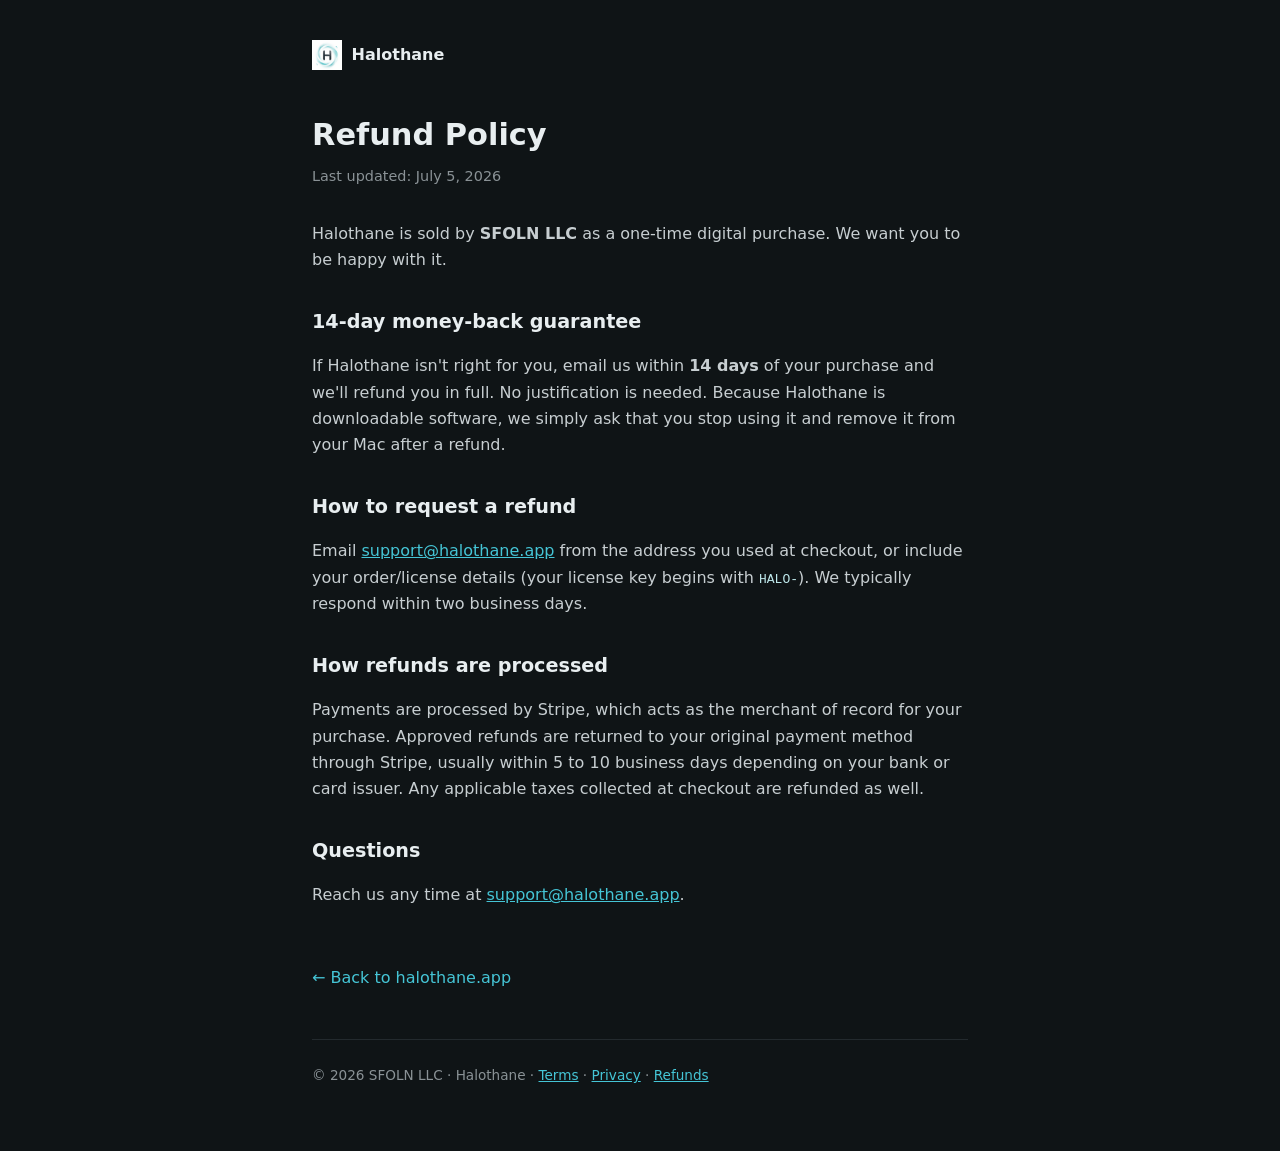
<file: site/refund.html>
<!doctype html>
<html lang="en">
<head>
  <!-- Google Ads conversion measurement. Advertising personalization is disabled. -->
  <script async src="https://www.googletagmanager.com/gtag/js?id=G-LHM84E3T1E"></script>
  <script>
    window.dataLayer = window.dataLayer || [];
    function gtag(){dataLayer.push(arguments);}
    gtag('js', new Date());
    gtag('set', 'allow_ad_personalization_signals', false);
    gtag('config', 'G-LHM84E3T1E');
  </script>
  <meta charset="utf-8" />
  <meta name="viewport" content="width=device-width, initial-scale=1" />
  <title>Refund Policy | Halothane</title>
  <meta name="robots" content="index,follow" />
  <link rel="canonical" href="https://halothane.app/refund.html" />
  <link rel="icon" href="assets/favicon-32.png" />
  <style>
    :root { color-scheme: dark; }
    * { box-sizing: border-box; }
    body { margin: 0; font-family: -apple-system, Inter, system-ui, sans-serif;
           background: #0f1416; color: #e8eef0; line-height: 1.65; }
    .wrap { max-width: 44rem; margin: 0 auto; padding: 2.5rem 1.5rem 4rem; }
    header { display: flex; align-items: center; gap: .6rem; margin-bottom: 2.5rem; }
    header img { width: 30px; height: 30px; }
    header a { color: #e8eef0; text-decoration: none; font-weight: 700; }
    h1 { font-size: 1.9rem; margin: 0 0 .3rem; }
    .updated { color: #8A9296; font-size: .9rem; margin: 0 0 2rem; }
    h2 { font-size: 1.2rem; margin: 2rem 0 .5rem; }
    p, li { color: #c7ced1; }
    a { color: #45C5D6; }
    code { color: #BFE9EC; }
    .back { display: inline-block; margin-top: 2.5rem; color: #45C5D6; text-decoration: none; }
    footer { margin-top: 3rem; padding-top: 1.5rem; border-top: 1px solid #232a2e;
             color: #8A9296; font-size: .85rem; }
  </style>
</head>
<body>
  <div class="wrap">
    <header>
      <img src="assets/mark.png" alt="" />
      <a href="/">Halothane</a>
    </header>

    <h1>Refund Policy</h1>
    <p class="updated">Last updated: July 5, 2026</p>

    <p>Halothane is sold by <strong>SFOLN LLC</strong> as a one-time digital purchase.
       We want you to be happy with it.</p>

    <h2>14-day money-back guarantee</h2>
    <p>If Halothane isn't right for you, email us within <strong>14 days</strong> of your
       purchase and we'll refund you in full. No justification is needed. Because Halothane is
       downloadable software, we simply ask that you stop using it and remove it from your
       Mac after a refund.</p>

    <h2>How to request a refund</h2>
    <p>Email <!--email_off--><a href="mailto:support@halothane.app">support@halothane.app</a><!--/email_off--> from the address
       you used at checkout, or include your order/license details (your license key begins
       with <code>HALO-</code>). We typically respond within two business days.</p>

    <h2>How refunds are processed</h2>
    <p>Payments are processed by Stripe, which acts as the merchant of record for your purchase.
       Approved refunds are returned to your original payment method through Stripe, usually
       within 5 to 10 business days depending on your bank or card issuer. Any applicable taxes
       collected at checkout are refunded as well.</p>

    <h2>Questions</h2>
    <p>Reach us any time at <!--email_off--><a href="mailto:support@halothane.app">support@halothane.app</a><!--/email_off-->.</p>

    <a class="back" href="/">← Back to halothane.app</a>

    <footer>© 2026 SFOLN LLC · Halothane · <a href="/terms.html">Terms</a> ·
      <a href="/privacy.html">Privacy</a> · <a href="/refund.html">Refunds</a></footer>
  </div>
</body>
</html>
</file>
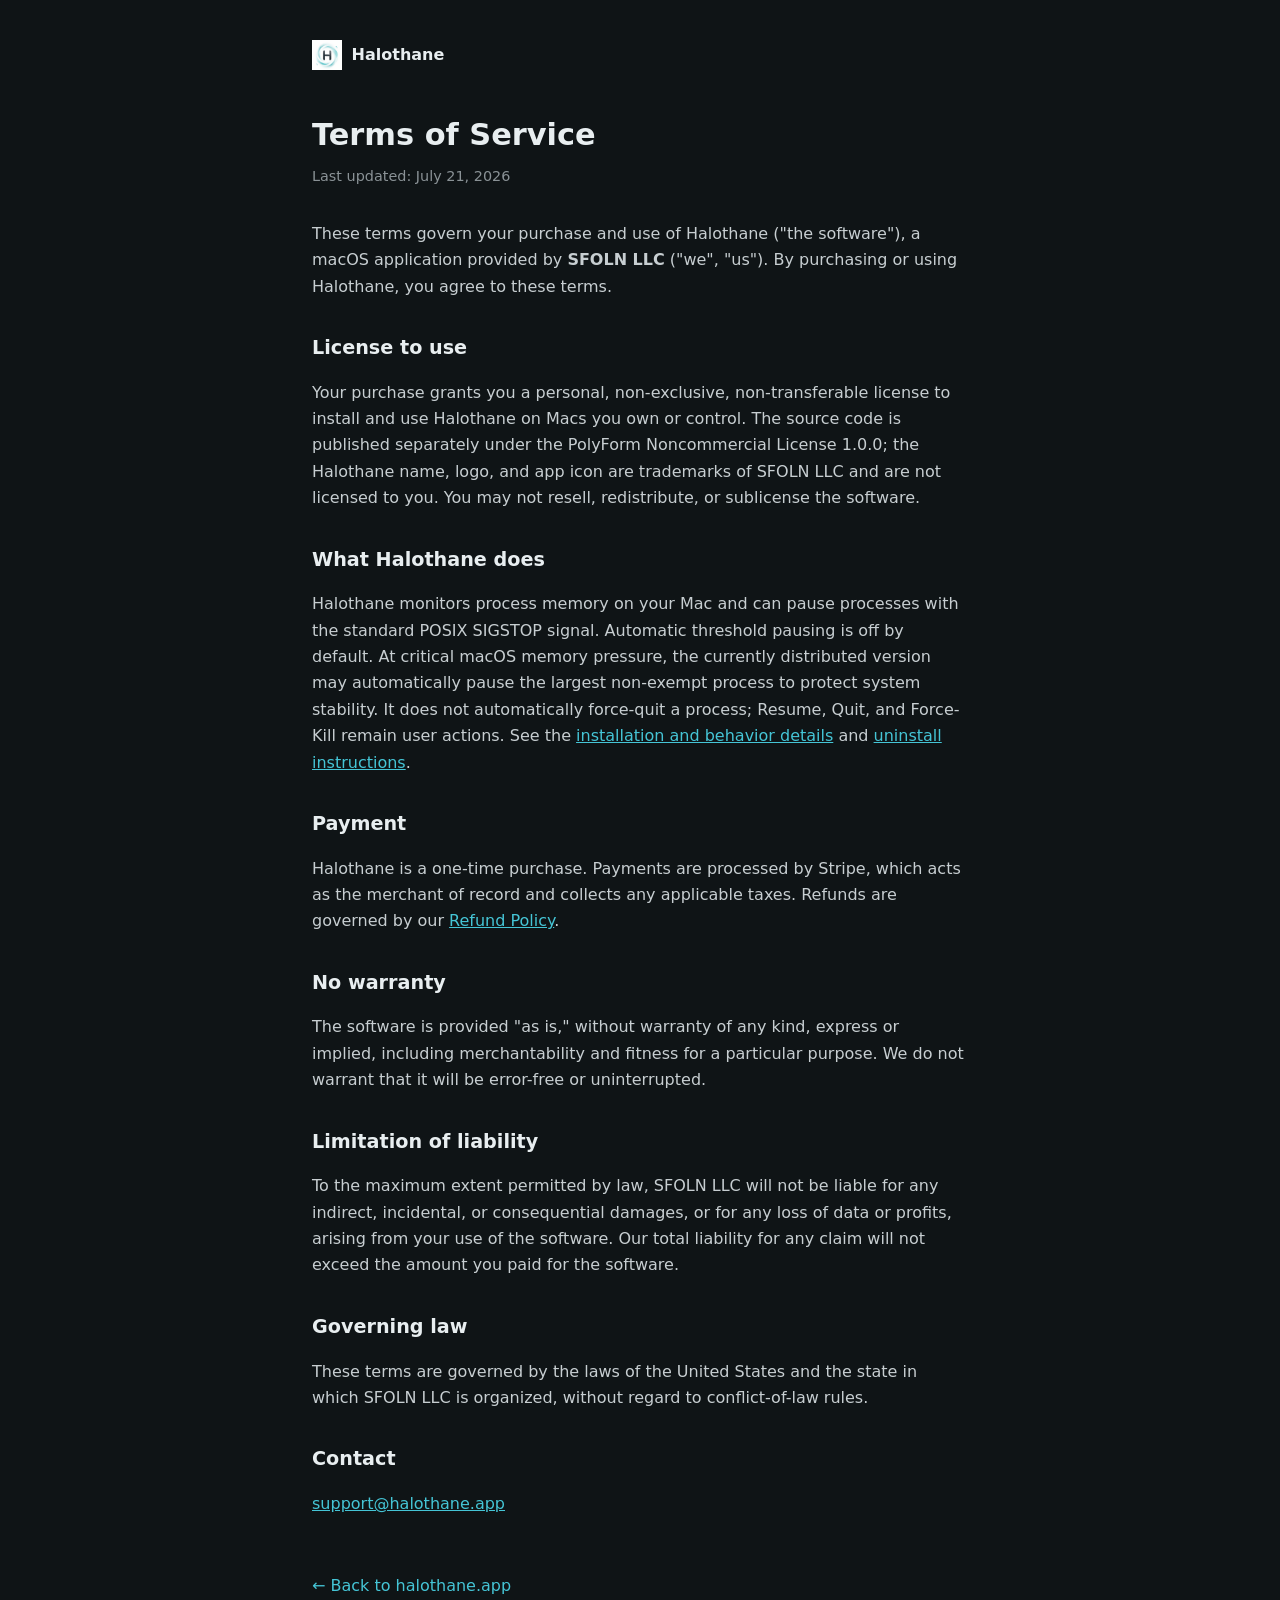
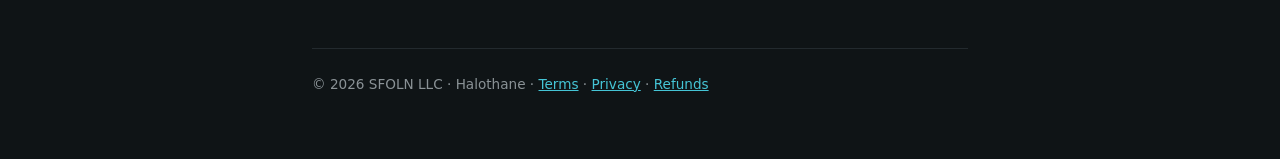
<file: site/terms.html>
<!doctype html>
<html lang="en">
<head>
  <!-- Google Ads conversion measurement. Advertising personalization is disabled. -->
  <script async src="https://www.googletagmanager.com/gtag/js?id=G-LHM84E3T1E"></script>
  <script>
    window.dataLayer = window.dataLayer || [];
    function gtag(){dataLayer.push(arguments);}
    gtag('js', new Date());
    gtag('set', 'allow_ad_personalization_signals', false);
    gtag('config', 'G-LHM84E3T1E');
  </script>
  <meta charset="utf-8" />
  <meta name="viewport" content="width=device-width, initial-scale=1" />
  <title>Terms of Service | Halothane</title>
  <meta name="robots" content="index,follow" />
  <link rel="canonical" href="https://halothane.app/terms.html" />
  <link rel="icon" href="assets/favicon-32.png" />
  <style>
    :root { color-scheme: dark; }
    * { box-sizing: border-box; }
    body { margin: 0; font-family: -apple-system, Inter, system-ui, sans-serif;
           background: #0f1416; color: #e8eef0; line-height: 1.65; }
    .wrap { max-width: 44rem; margin: 0 auto; padding: 2.5rem 1.5rem 4rem; }
    header { display: flex; align-items: center; gap: .6rem; margin-bottom: 2.5rem; }
    header img { width: 30px; height: 30px; }
    header a { color: #e8eef0; text-decoration: none; font-weight: 700; }
    h1 { font-size: 1.9rem; margin: 0 0 .3rem; }
    .updated { color: #8A9296; font-size: .9rem; margin: 0 0 2rem; }
    h2 { font-size: 1.2rem; margin: 2rem 0 .5rem; }
    p, li { color: #c7ced1; }
    a { color: #45C5D6; }
    code { color: #BFE9EC; }
    .back { display: inline-block; margin-top: 2.5rem; color: #45C5D6; text-decoration: none; }
    footer { margin-top: 3rem; padding-top: 1.5rem; border-top: 1px solid #232a2e;
             color: #8A9296; font-size: .85rem; }
  </style>
</head>
<body>
  <div class="wrap">
    <header>
      <img src="assets/mark.png" alt="" />
      <a href="/">Halothane</a>
    </header>

    <h1>Terms of Service</h1>
    <p class="updated">Last updated: July 21, 2026</p>

    <p>These terms govern your purchase and use of Halothane ("the software"), a macOS
       application provided by <strong>SFOLN LLC</strong> ("we", "us"). By purchasing or
       using Halothane, you agree to these terms.</p>

    <h2>License to use</h2>
    <p>Your purchase grants you a personal, non-exclusive, non-transferable license to install
       and use Halothane on Macs you own or control. The source code is published separately
       under the PolyForm Noncommercial License 1.0.0; the Halothane name, logo, and app icon
       are trademarks of SFOLN LLC and are not licensed to you. You may not resell,
       redistribute, or sublicense the software.</p>

    <h2>What Halothane does</h2>
    <p>Halothane monitors process memory on your Mac and can pause processes with the standard
       POSIX SIGSTOP signal. Automatic threshold pausing is off by default. At critical macOS
       memory pressure, the currently distributed version may automatically pause the largest
       non-exempt process to protect system stability. It does not automatically force-quit a
       process; Resume, Quit, and Force-Kill remain user actions. See the
       <a href="/install-details.html">installation and behavior details</a> and
       <a href="/uninstall.html">uninstall instructions</a>.</p>

    <h2>Payment</h2>
    <p>Halothane is a one-time purchase. Payments are processed by Stripe, which acts as the
       merchant of record and collects any applicable taxes. Refunds are governed by our
       <a href="/refund.html">Refund Policy</a>.</p>

    <h2>No warranty</h2>
    <p>The software is provided "as is," without warranty of any kind, express or implied,
       including merchantability and fitness for a particular purpose. We do not warrant that
       it will be error-free or uninterrupted.</p>

    <h2>Limitation of liability</h2>
    <p>To the maximum extent permitted by law, SFOLN LLC will not be liable for any indirect,
       incidental, or consequential damages, or for any loss of data or profits, arising from
       your use of the software. Our total liability for any claim will not exceed the amount
       you paid for the software.</p>

    <h2>Governing law</h2>
    <p>These terms are governed by the laws of the United States and the state in which
       SFOLN LLC is organized, without regard to conflict-of-law rules.</p>

    <h2>Contact</h2>
    <p><!--email_off--><a href="mailto:support@halothane.app">support@halothane.app</a><!--/email_off--></p>

    <a class="back" href="/">← Back to halothane.app</a>

    <footer>© 2026 SFOLN LLC · Halothane · <a href="/terms.html">Terms</a> ·
      <a href="/privacy.html">Privacy</a> · <a href="/refund.html">Refunds</a></footer>
  </div>
</body>
</html>
</file>
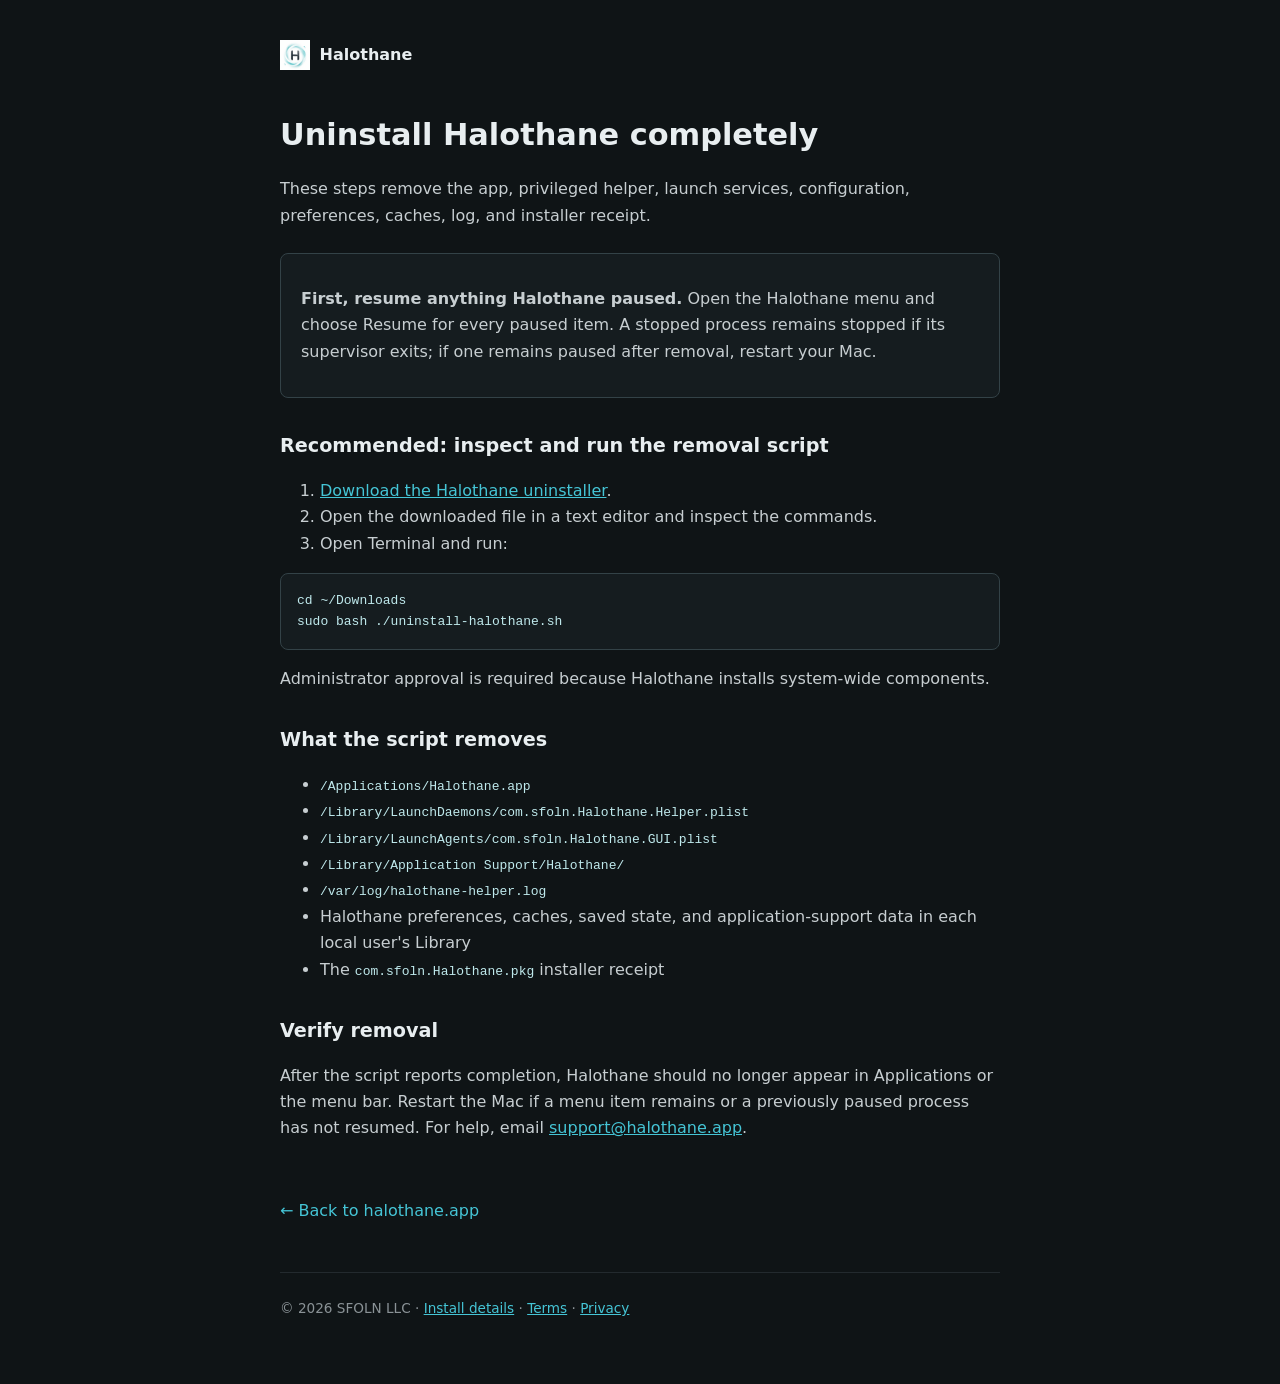
<file: site/uninstall.html>
<!doctype html>
<html lang="en">
<head>
  <meta charset="utf-8" />
  <meta name="viewport" content="width=device-width, initial-scale=1" />
  <title>Uninstall Halothane Completely</title>
  <meta name="description" content="Complete, inspectable instructions for removing Halothane, its helper, launch services, configuration, and preferences." />
  <meta name="robots" content="index,follow" />
  <link rel="canonical" href="https://halothane.app/uninstall.html" />
  <link rel="icon" href="assets/favicon-32.png" />
  <style>
    :root { color-scheme: dark; }
    * { box-sizing: border-box; }
    body { margin: 0; font-family: -apple-system, Inter, system-ui, sans-serif; background: #0f1416; color: #e8eef0; line-height: 1.65; }
    .wrap { max-width: 48rem; margin: 0 auto; padding: 2.5rem 1.5rem 4rem; }
    header { display: flex; align-items: center; gap: .6rem; margin-bottom: 2.5rem; } header img { width: 30px; height: 30px; } header a { color: #e8eef0; text-decoration: none; font-weight: 700; }
    h1 { font-size: 1.9rem; margin: 0 0 .3rem; } h2 { font-size: 1.2rem; margin: 2rem 0 .5rem; } p, li { color: #c7ced1; } a { color: #45C5D6; }
    code { color: #BFE9EC; overflow-wrap: anywhere; } pre { overflow-x: auto; background: #151c1f; border: 1px solid #334247; border-radius: 8px; padding: 1rem; }
    .callout { background: #151c1f; border: 1px solid #334247; border-radius: 8px; padding: 1rem 1.25rem; margin: 1.5rem 0; }
    .back { display: inline-block; margin-top: 2.5rem; text-decoration: none; } footer { margin-top: 3rem; padding-top: 1.5rem; border-top: 1px solid #232a2e; color: #8A9296; font-size: .85rem; }
  </style>
</head>
<body>
  <div class="wrap">
    <header><img src="assets/mark.png" alt="" /><a href="/">Halothane</a></header>
    <h1>Uninstall Halothane completely</h1>
    <p>These steps remove the app, privileged helper, launch services, configuration, preferences, caches, log, and installer receipt.</p>

    <div class="callout"><p><strong>First, resume anything Halothane paused.</strong> Open the Halothane menu and choose Resume for every paused item. A stopped process remains stopped if its supervisor exits; if one remains paused after removal, restart your Mac.</p></div>

    <h2>Recommended: inspect and run the removal script</h2>
    <ol>
      <li><a href="/uninstall-halothane.sh" download>Download the Halothane uninstaller</a>.</li>
      <li>Open the downloaded file in a text editor and inspect the commands.</li>
      <li>Open Terminal and run:</li>
    </ol>
    <pre><code>cd ~/Downloads
sudo bash ./uninstall-halothane.sh</code></pre>
    <p>Administrator approval is required because Halothane installs system-wide components.</p>

    <h2>What the script removes</h2>
    <ul>
      <li><code>/Applications/Halothane.app</code></li>
      <li><code>/Library/LaunchDaemons/com.sfoln.Halothane.Helper.plist</code></li>
      <li><code>/Library/LaunchAgents/com.sfoln.Halothane.GUI.plist</code></li>
      <li><code>/Library/Application Support/Halothane/</code></li>
      <li><code>/var/log/halothane-helper.log</code></li>
      <li>Halothane preferences, caches, saved state, and application-support data in each local user's Library</li>
      <li>The <code>com.sfoln.Halothane.pkg</code> installer receipt</li>
    </ul>

    <h2>Verify removal</h2>
    <p>After the script reports completion, Halothane should no longer appear in Applications or the menu bar. Restart the Mac if a menu item remains or a previously paused process has not resumed. For help, email <a href="mailto:support@halothane.app">support@halothane.app</a>.</p>

    <a class="back" href="/">← Back to halothane.app</a>
    <footer>© 2026 SFOLN LLC · <a href="/install-details.html">Install details</a> · <a href="/terms.html">Terms</a> · <a href="/privacy.html">Privacy</a></footer>
  </div>
</body>
</html>
</file>
<file: site/styles.css>
/* ============================================================
   Halothane landing page styles
   Palette (from brand sheet):
     Deep Charcoal #0F1114 · Silver Gray #A6ABB3
     Soft Aqua #59D6E0 · Mist Aqua #E6FAFC
   ============================================================ */

:root {
  --charcoal: #0F1114;
  --ink:      #1A1E22;
  --slate:    #5C636B;
  --slate-2:  #8B929A;
  --line:     rgba(37, 98, 107, .12);

  --aqua:      #59D6E0;
  --aqua-deep: #1FA9BA;   /* accessible accent for text/links */
  --aqua-dark: #0E7C8A;
  --mist:      #E6FAFC;

  --bg:      #FFFFFF;
  --bg-soft: #F5FCFD;
  --bg-tint: #EDF9FA;

  --warn:  #E8932B;
  --red:   #E5484D;
  --green: #2FA968;
  --blue:  #3B82C4;

  --radius:   24px;
  --radius-s: 14px;
  --shadow-sm: 0 1px 2px rgba(15,17,20,.04), 0 10px 30px rgba(31, 169, 186, .06);
  --shadow-md: 0 20px 60px rgba(20,90,100,.11), 0 4px 16px rgba(20,40,44,.05);
  --shadow-lg: 0 40px 100px rgba(16,90,100,.16), 0 12px 30px rgba(16,60,68,.08);

  --maxw: 1120px;
  --font: 'Inter', -apple-system, BlinkMacSystemFont, 'Segoe UI', system-ui, sans-serif;
}

* { box-sizing: border-box; }
html { scroll-behavior: smooth; }
html, body { overflow-x: hidden; }

body {
  margin: 0;
  font-family: var(--font);
  color: var(--ink);
  background:
    radial-gradient(1000px 600px at 50% -200px, rgba(89,214,224,.20), transparent 70%),
    var(--bg);
  line-height: 1.6;
  -webkit-font-smoothing: antialiased;
  text-rendering: optimizeLegibility;
}

a { color: inherit; text-decoration: none; }
code {
  font-family: ui-monospace, 'SF Mono', Menlo, monospace;
  font-size: .88em;
  background: var(--bg-tint);
  color: var(--aqua-dark);
  padding: .1em .4em;
  border-radius: 6px;
}

.container { width: 100%; max-width: var(--maxw); margin-inline: auto; padding-inline: 24px; }

/* ───────────── Buttons ───────────── */
.btn {
  display: inline-flex; align-items: center; gap: .55em;
  font-weight: 600; font-size: 15px; line-height: 1;
  padding: 13px 22px; border-radius: 999px;
  border: 1px solid transparent;
  cursor: pointer; transition: transform .15s ease, box-shadow .2s ease, background .2s ease;
  white-space: nowrap;
}
.btn:active { transform: translateY(1px); }
.btn--primary {
  color: #062F35;
  background: linear-gradient(135deg, rgba(230,250,252,.96), rgba(89,214,224,.92));
  border-color: rgba(14,124,138,.18);
  box-shadow: 0 12px 32px rgba(45,182,198,.26), inset 0 1px 0 rgba(255,255,255,.78);
}
.btn--primary:hover { transform: translateY(-2px); box-shadow: 0 18px 38px rgba(45,182,198,.34), inset 0 1px 0 rgba(255,255,255,.8); }
.btn--ghost { color: var(--ink); background: #fff; border-color: var(--line); box-shadow: var(--shadow-sm); }
.btn--ghost:hover { border-color: var(--aqua); color: var(--aqua-dark); }
.btn--small { padding: 9px 16px; font-size: 14px; color:#06343A;
  background: linear-gradient(135deg, rgba(230,250,252,.96), rgba(89,214,224,.9));
  border-color: rgba(14,124,138,.14); box-shadow: 0 6px 18px rgba(45,182,198,.2); }
.btn--small:hover { transform: translateY(-1px); }
.btn--lg { padding: 16px 30px; font-size: 17px; }
.btn--hero { padding: 17px 28px; font-size: 16px; }

/* ───────────── Nav ───────────── */
.nav {
  position: sticky; top: 0; z-index: 50;
  background: rgba(255,255,255,.58);
  backdrop-filter: saturate(160%) blur(22px);
  -webkit-backdrop-filter: saturate(160%) blur(22px);
  border-bottom: 1px solid transparent;
  transition: border-color .2s ease, box-shadow .2s ease;
}
.nav.is-scrolled { border-bottom-color: var(--line); box-shadow: 0 1px 0 rgba(15,17,20,.02); }
.nav__inner { display: flex; align-items: center; justify-content: space-between; height: 72px; }
.brand { display: flex; align-items: center; gap: 10px; }
.brand__mark { border-radius: 8px; }
.brand__name { font-weight: 700; font-size: 19px; letter-spacing: -.01em; }
.nav__links { display: flex; align-items: center; gap: 26px; }
.nav__links a { font-size: 15px; font-weight: 500; color: var(--slate); transition: color .15s; }
.nav__links a:hover { color: var(--ink); }
.nav__links .btn { color: #06343A; }

/* ───────────── Hero ───────────── */
.hero { position: relative; overflow: hidden; padding: 64px 0 96px; isolation: isolate; }
.hero__glow {
  position: absolute; inset: -18% -10% auto -10%; height: 850px; z-index: -3;
  background:
    radial-gradient(680px 440px at 76% 20%, rgba(89,214,224,.34), transparent 64%),
    radial-gradient(620px 420px at 20% 8%, rgba(230,250,252,.95), transparent 68%),
    radial-gradient(1000px 600px at 50% -10%, rgba(89,214,224,.16), transparent 72%);
  pointer-events: none;
}
.hero__orb { position: absolute; border-radius: 50%; filter: blur(1px); pointer-events: none; z-index: -2; }
.hero__orb--one { width: 340px; height: 340px; right: -150px; top: 210px; background: rgba(89,214,224,.13); }
.hero__orb--two { width: 240px; height: 240px; left: -120px; top: 470px; background: rgba(230,250,252,.9); }
.hero__inner {
  position: relative; z-index: 1;
  display: flex; flex-direction: column; align-items: center; gap: 76px;
}
.hero__copy { max-width: 850px; text-align: center; display: flex; flex-direction: column; align-items: center; }
.hero__icon { width: 104px; height: 104px; margin-bottom: 22px; border-radius: 27px; box-shadow: 0 24px 60px rgba(38, 125, 136, .18); }
.eyebrow {
  display: inline-block; margin: 0 0 20px;
  font-size: 13px; font-weight: 600; letter-spacing: .14em; text-transform: uppercase;
  color: var(--aqua-deep);
  background: rgba(230,250,252,.68); border: 1px solid rgba(89,214,224,.22);
  backdrop-filter: blur(12px); padding: 7px 14px; border-radius: 999px;
}
.hero__title {
  margin: 0 0 22px; font-weight: 700; letter-spacing: -.045em; line-height: 1.01;
  font-size: clamp(46px, 7vw, 78px); text-wrap: balance;
}
.grad {
  background: linear-gradient(100deg, #118A99 0%, #35BCC9 48%, #76DDE5 100%);
  -webkit-background-clip: text; background-clip: text; color: transparent;
}
.hero__sub { margin: 0 0 30px; font-size: clamp(18px, 2vw, 21px); color: var(--slate); max-width: 37em; line-height: 1.55; text-wrap: balance; }
.hero__sub em { color: var(--ink); font-style: italic; }
.hero__cta { display: flex; gap: 14px; flex-wrap: wrap; justify-content: center; }
.hero__cta--center { justify-content: center; }
.hero__meta { margin: 17px 0 0; font-size: 13.5px; color: var(--slate-2); }
.hero__learn { display: inline-flex; align-items: center; gap: 7px; margin-top: 28px; color: var(--slate); font-size: 14px; font-weight: 500; transition: color .2s ease; }
.hero__learn:hover { color: var(--aqua-dark); }

/* Hero art: menubar + panel mock */
.hero__art {
  position: relative; width: min(820px, 100%); min-height: 470px; display: grid; place-items: center;
  padding: 66px 40px 44px; border-radius: 44px;
  background:
    linear-gradient(145deg, rgba(255,255,255,.78), rgba(230,250,252,.48)),
    radial-gradient(circle at 75% 10%, rgba(89,214,224,.32), transparent 48%);
  border: 1px solid rgba(255,255,255,.92);
  box-shadow: var(--shadow-lg), inset 0 0 0 1px rgba(89,214,224,.10);
  backdrop-filter: blur(24px); -webkit-backdrop-filter: blur(24px);
}
.hero__art::before, .hero__art::after { content: ""; position: absolute; border-radius: 50%; filter: blur(18px); z-index: -1; }
.hero__art::before { width: 260px; height: 260px; background: rgba(89,214,224,.24); right: -55px; top: -65px; }
.hero__art::after { width: 220px; height: 220px; background: rgba(230,250,252,.95); left: -50px; bottom: -80px; }
.menubar {
  position: absolute; top: 38px; right: 72px; z-index: 3;
  display: flex; align-items: center; gap: 14px;
  padding: 6px 14px; border-radius: 10px;
  background: rgba(28,32,36,.76); backdrop-filter: blur(14px);
  box-shadow: var(--shadow-md);
}
.menubar__dot { width: 13px; height: 13px; border-radius: 50%; background: rgba(255,255,255,.18); }
.menubar__icon { display: flex; }
.menubar__icon img { border-radius: 4px; background:#fff; padding:1px; }

/* ───────────── Menu panel mock ───────────── */
.panel {
  width: 420px; max-width: 100%;
  background: rgba(252,253,254,.78);
  border: 1px solid rgba(255,255,255,.94);
  backdrop-filter: blur(24px); -webkit-backdrop-filter: blur(24px);
  border-radius: 20px;
  box-shadow: var(--shadow-lg);
  padding: 14px;
  font-size: 13.5px;
}
.panel__head { display: flex; align-items: center; gap: 10px; }
.panel__logo { border-radius: 6px; }
.panel__title { display: flex; flex-direction: column; line-height: 1.25; }
.panel__title strong { font-size: 15px; }
.panel__divider { height: 1px; background: var(--line); margin: 11px -2px; }
.panel__label { font-size: 11.5px; color: var(--slate-2); margin-bottom: 5px; font-weight: 500; }
.tag { font-size: 11px; }
.tag--ok { color: var(--green); }
.badge { margin-left: auto; font-size: 11px; padding: 3px 8px; border-radius: 999px; font-weight: 600; }
.badge--warn { color: var(--warn); background: rgba(232,147,43,.14); }

.row { display: flex; align-items: center; gap: 8px; padding: 5px 4px; border-radius: 8px; }
.row--paused { background: rgba(229,72,77,.07); }
.row__name { flex: 1; min-width: 0; overflow: hidden; text-overflow: ellipsis; white-space: nowrap; }
.row__val { font-variant-numeric: tabular-nums; font-weight: 600; }
.row__val--red { color: var(--red); }
.row__val--orange { color: var(--warn); }
.row__val--blue { color: var(--blue); }
.row__actions { display: flex; gap: 6px; padding: 4px 2px 2px; }
.row__actions button, .hud__actions button {
  font: inherit; font-size: 11.5px; font-weight: 500;
  padding: 4px 10px; border-radius: 7px; cursor: default;
  border: 1px solid var(--line); background: #fff; color: var(--ink);
}
.pill { font-size: 10.5px; font-weight: 600; padding: 2px 7px; border-radius: 999px; }
.pill--red { color: var(--red); background: rgba(229,72,77,.16); }
.pill--orange { color: var(--warn); background: rgba(232,147,43,.16); }
.exempt { font-size: 10px; color: var(--green); background: rgba(47,169,104,.16); padding: 1px 6px; border-radius: 999px; }
.arrow { color: var(--warn); font-weight: 700; }
.panel__foot { display: flex; justify-content: space-between; align-items: center; color: var(--slate); font-size: 12.5px; }
.foot__right { display: flex; gap: 14px; }
.link { color: var(--slate); }

/* ───────────── Trust strip ───────────── */
.strip { border-block: 1px solid var(--line); background: rgba(245,252,253,.72); backdrop-filter: blur(18px); }
.strip__inner { display: grid; grid-template-columns: repeat(4, 1fr); gap: 28px; padding: 30px 0; }
.strip__item { display: flex; flex-direction: column; gap: 3px; }
.strip__item strong { font-size: 15px; color: var(--ink); }
.strip__item span { font-size: 13px; color: var(--slate); }

/* ───────────── Sections ───────────── */
.section { padding: 104px 0; }
.section--soft { background: linear-gradient(180deg, rgba(245,252,253,.88), rgba(230,250,252,.42)); }
.section__narrow { max-width: 760px; }
.section__head { max-width: 680px; margin: 0 auto 56px; text-align: center; }
.kicker { margin: 0 0 12px; font-size: 13px; font-weight: 700; letter-spacing: .12em; text-transform: uppercase; color: var(--aqua-deep); }
.section__title { margin: 0 0 18px; font-weight: 800; letter-spacing: -.025em; line-height: 1.1; font-size: clamp(28px, 3.6vw, 42px); }
.section__lead { margin: 0; font-size: 18px; color: var(--slate); }
.section__head .section__lead { margin-inline: auto; max-width: 34em; }
.prose { font-size: 18px; color: var(--slate); margin: 0 0 18px; }
.prose strong { color: var(--ink); }
.prose em { color: var(--aqua-dark); font-style: normal; font-weight: 600; }

/* ───────────── Steps ───────────── */
.steps { display: flex; align-items: stretch; justify-content: center; gap: 8px; flex-wrap: wrap; }
.step {
  flex: 1 1 0; min-width: 240px; max-width: 320px;
  background: rgba(255,255,255,.76); border: 1px solid rgba(255,255,255,.92); border-radius: var(--radius);
  backdrop-filter: blur(16px);
  padding: 30px 26px; box-shadow: var(--shadow-sm);
  transition: transform .2s ease, box-shadow .2s ease;
}
.step:hover { transform: translateY(-4px); box-shadow: var(--shadow-md); }
.step__num {
  display: inline-flex; align-items: center; justify-content: center;
  width: 46px; height: 46px; border-radius: 13px; margin-bottom: 16px;
  font-weight: 800; font-size: 16px; color: var(--aqua-dark);
  background: var(--mist);
}
.step h3 { margin: 0 0 8px; font-size: 20px; letter-spacing: -.01em; }
.step p { margin: 0; color: var(--slate); font-size: 15px; }
.step__arrow { display: flex; align-items: center; color: var(--aqua); font-size: 26px; font-weight: 700; }

/* ───────────── Showcase ───────────── */
.showcase__inner { display: grid; grid-template-columns: 1fr 1fr; gap: 64px; align-items: center; }
.checklist { list-style: none; padding: 0; margin: 24px 0 0; display: grid; gap: 12px; }
.checklist li { position: relative; padding-left: 30px; color: var(--ink); font-size: 16px; }
.checklist li::before {
  content: "✓"; position: absolute; left: 0; top: 1px;
  width: 20px; height: 20px; border-radius: 50%;
  display: grid; place-items: center; font-size: 12px; font-weight: 700;
  color: #fff; background: var(--aqua-deep);
}
.showcase__art { display: grid; place-items: center; }

/* HUD card mock */
.hud {
  width: 360px; max-width: 100%;
  background: rgba(248,251,252,.97);
  border: 1px solid rgba(15,17,20,.08);
  border-radius: 14px; padding: 13px;
  box-shadow: var(--shadow-lg); font-size: 13.5px;
}
.hud__head { display: flex; align-items: center; gap: 8px; margin-bottom: 8px; }
.hud__head strong { font-size: 15px; }
.hud__icon { color: var(--red); }
.hud__expand { color: var(--slate-2); font-size: 12px; }
.hud__x { margin-left: auto; color: var(--slate-2); }
.hud__item { padding: 9px; border-radius: 9px; margin-top: 7px; }
.hud__item--red { background: rgba(229,72,77,.09); }
.hud__item--orange { background: rgba(232,147,43,.10); }
.hud__row { display: flex; align-items: center; gap: 7px; }
.hud__name { flex: 1; font-weight: 500; min-width: 0; overflow:hidden; text-overflow:ellipsis; white-space:nowrap; }
.hud__val { font-weight: 700; font-variant-numeric: tabular-nums; }
.hud__val--red { color: var(--red); } .hud__val--orange { color: var(--warn); }
.hud__actions { display: flex; gap: 6px; margin-top: 8px; flex-wrap: wrap; }

/* ───────────── Features ───────────── */
.features { display: grid; grid-template-columns: repeat(4, 1fr); gap: 18px; }
.feat {
  background: rgba(255,255,255,.72); border: 1px solid rgba(255,255,255,.92); border-radius: var(--radius);
  backdrop-filter: blur(16px);
  padding: 26px 22px; box-shadow: var(--shadow-sm);
  transition: transform .2s ease, box-shadow .2s ease, border-color .2s ease;
}
.feat:hover { transform: translateY(-4px); box-shadow: var(--shadow-md); border-color: rgba(89,214,224,.6); }
.feat__icon {
  width: 46px; height: 46px; border-radius: 12px; margin-bottom: 16px;
  display: grid; place-items: center; font-size: 22px; font-weight: 600; color: var(--aqua-dark);
  background: linear-gradient(160deg, var(--mist), #F4FDFE);
  border: 1px solid rgba(89,214,224,.3);
}
.feat h3 { margin: 0 0 8px; font-size: 17px; letter-spacing: -.01em; }
.feat p { margin: 0; font-size: 14px; color: var(--slate); }

/* ───────────── Brand essence ───────────── */
.essence { background: linear-gradient(135deg, var(--mist), rgba(89,214,224,.20)); color: var(--ink); }
.essence__grid { display: grid; grid-template-columns: repeat(3, 1fr); gap: 24px; }
.essence__card {
  padding: 34px 28px; border-radius: var(--radius);
  background: linear-gradient(145deg, rgba(255,255,255,.72), rgba(255,255,255,.38));
  border: 1px solid rgba(255,255,255,.88); backdrop-filter: blur(18px); box-shadow: var(--shadow-sm);
}
.essence__ic {
  display: inline-grid; place-items: center; width: 52px; height: 52px;
  border-radius: 14px; font-size: 24px; font-weight: 600; color: var(--aqua-dark); margin-bottom: 18px;
  background: rgba(89,214,224,.14); border: 1px solid rgba(89,214,224,.3);
}
.essence__card h3 { margin: 0 0 10px; font-size: 21px; letter-spacing: -.01em; }
.essence__card p { margin: 0; color: var(--slate); font-size: 15px; }

/* ───────────── FAQ ───────────── */
.faq {
  background:
    radial-gradient(620px 360px at 12% 18%, rgba(230,250,252,.88), transparent 72%),
    radial-gradient(580px 340px at 88% 82%, rgba(89,214,224,.16), transparent 70%),
    #fff;
}
.faq__inner { max-width: 900px; }
.faq__list { display: grid; gap: 12px; }
.faq__item {
  overflow: hidden;
  background: rgba(255,255,255,.76);
  border: 1px solid rgba(89,214,224,.24);
  border-radius: 18px;
  box-shadow: var(--shadow-sm);
  backdrop-filter: blur(16px);
  -webkit-backdrop-filter: blur(16px);
}
.faq__item summary {
  position: relative;
  padding: 20px 58px 20px 22px;
  cursor: pointer;
  list-style: none;
  color: var(--ink);
  font-size: 17px;
  font-weight: 650;
}
.faq__item summary::-webkit-details-marker { display: none; }
.faq__item summary::after {
  content: "+";
  position: absolute;
  top: 50%;
  right: 22px;
  width: 27px;
  height: 27px;
  display: grid;
  place-items: center;
  border-radius: 50%;
  transform: translateY(-50%);
  color: var(--aqua-dark);
  background: var(--mist);
  font-size: 19px;
  font-weight: 500;
}
.faq__item[open] summary::after { content: "−"; }
.faq__item p {
  margin: -2px 58px 22px 22px;
  color: var(--slate);
  font-size: 15.5px;
}

/* ───────────── Download ───────────── */
.download { position: relative; overflow: hidden; text-align: center; background: #fff; }
.download__glow {
  position: absolute; inset: 0; z-index: 0; pointer-events: none;
  background:
    radial-gradient(500px 300px at 50% 0%, rgba(89,214,224,.22), transparent 65%),
    radial-gradient(400px 260px at 50% 100%, rgba(230,250,252,.7), transparent 70%);
}
.download__inner { position: relative; z-index: 1; max-width: 640px; margin-inline: auto; }
.download__icon { border-radius: 26px; box-shadow: var(--shadow-lg); margin-bottom: 26px; }
.download .section__lead { margin: 0 auto 30px; max-width: 30em; }
.download__disclosure {
  margin: 0 auto 28px;
  max-width: 42rem;
  padding: 20px 22px;
  border: 1px solid var(--line);
  border-radius: 14px;
  background: rgba(245, 252, 253, .86);
  text-align: left;
}
.download__disclosure h3 { margin: 0 0 10px; color: var(--ink); font-size: 18px; }
.download__disclosure p { margin: 8px 0 0; color: var(--slate); font-size: 14px; line-height: 1.6; }
.download__disclosure code { color: var(--ink); }

/* ───────────── Footer ───────────── */
.footer { background: #F5FCFD; color: var(--slate); padding: 50px 0; border-top: 1px solid var(--line); }
.footer__inner { display: flex; flex-direction: column; align-items: center; gap: 14px; text-align: center; }
.footer__brand { display: flex; align-items: center; gap: 10px; color: var(--ink); font-weight: 700; font-size: 18px; }
.footer__brand img { border-radius: 7px; }
.footer__tag { margin: 0; font-size: 15px; }
.footer__links { display: flex; gap: 24px; }
.footer__links a { font-size: 14px; transition: color .15s; }
.footer__links a:hover { color: var(--aqua); }
.footer__copy { margin: 6px 0 0; font-size: 13px; color: var(--slate-2); }

/* ───────────── Reveal animation ───────────── */
.reveal { opacity: 0; transform: translateY(22px); transition: opacity .6s ease, transform .6s ease; }
.reveal.is-in { opacity: 1; transform: none; }
@media (prefers-reduced-motion: reduce) {
  .reveal { opacity: 1; transform: none; transition: none; }
  html { scroll-behavior: auto; }
}

/* ───────────── Responsive ───────────── */
@media (max-width: 980px) {
  .hero__inner { gap: 64px; }
  .hero__art { min-height: 450px; }
  .showcase__inner { grid-template-columns: 1fr; gap: 40px; }
  .features { grid-template-columns: repeat(2, 1fr); }
  .strip__inner { grid-template-columns: repeat(2, 1fr); }
  .essence__grid { grid-template-columns: 1fr; }
  .step__arrow { transform: rotate(90deg); }
}
@media (max-width: 720px) {
  .nav__links a:not(.btn) { display: none; }
}
@media (max-width: 560px) {
  .nav__inner { height: 64px; }
  .hero { padding: 42px 0 64px; }
  .hero__icon { width: 84px; height: 84px; border-radius: 22px; }
  .hero__title { font-size: clamp(40px, 12vw, 54px); }
  .hero__sub { font-size: 17px; }
  .btn--hero { width: 100%; justify-content: center; }
  .hero__meta { max-width: 26em; }
  .hero__art { min-height: 390px; padding: 58px 16px 28px; border-radius: 30px; }
  .section { padding: 64px 0; }
  .features { grid-template-columns: 1fr; }
  .strip__inner { grid-template-columns: 1fr; }
  .panel, .hud { width: 100%; }
  .menubar { top: 28px; right: 28px; }
  .footer__links { flex-wrap: wrap; justify-content: center; gap: 12px 20px; }
}
</file>
